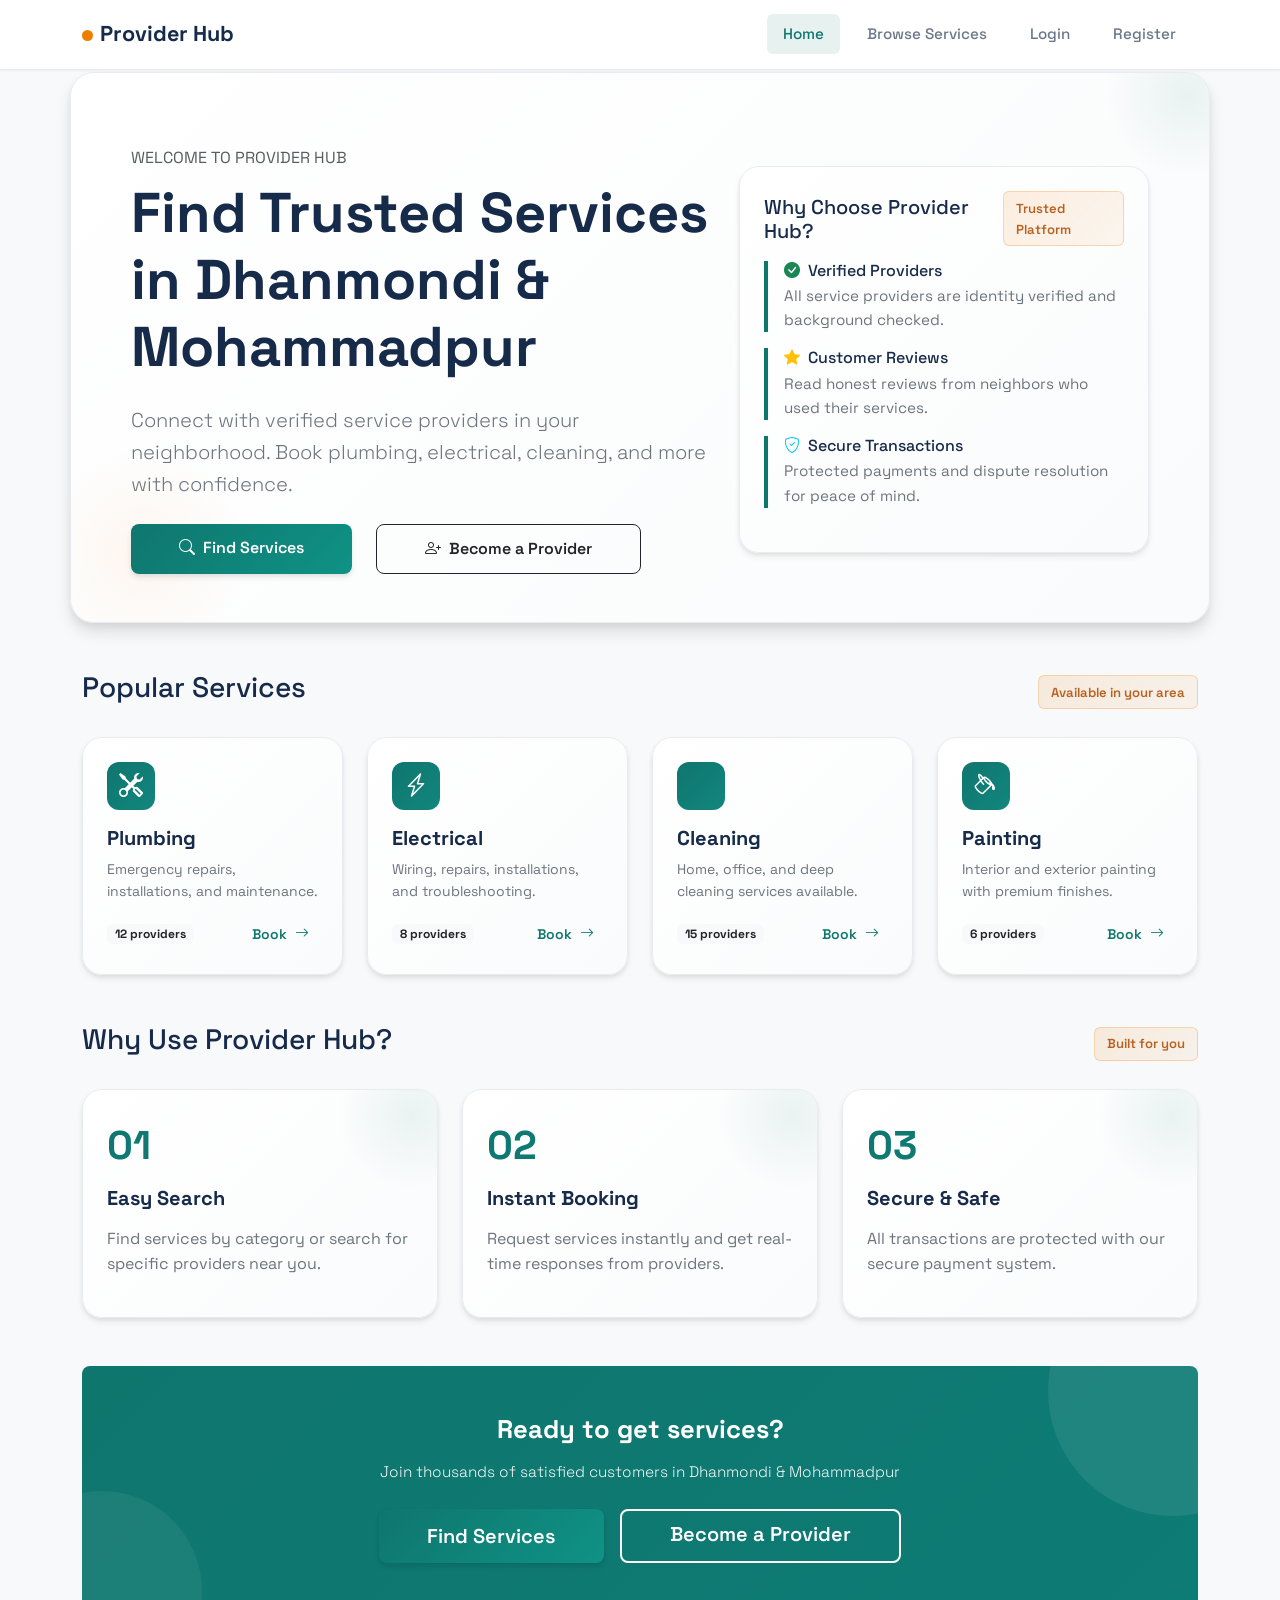
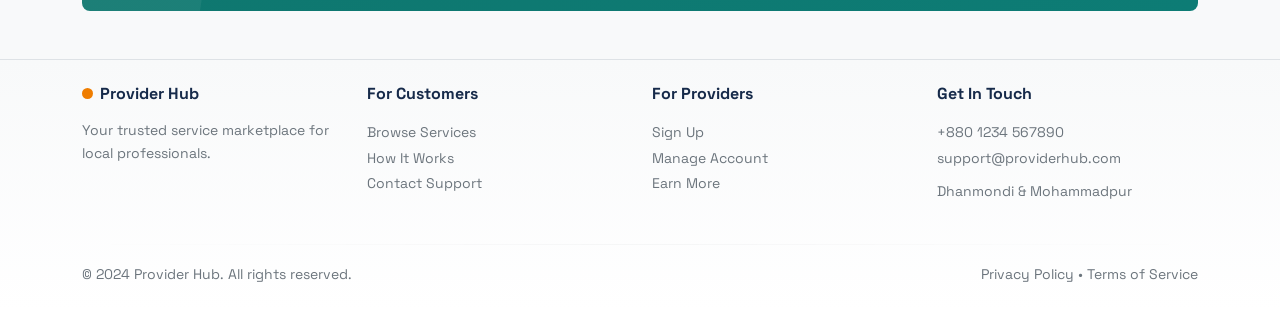
<file: frontend/index.html>
<!doctype html>
<html lang="en">
  <head>
    <meta charset="UTF-8" />
    <meta name="viewport" content="width=device-width, initial-scale=1.0" />
    <title>Provider Hub | Find Trusted Services</title>
    <link href="https://cdn.jsdelivr.net/npm/bootstrap@5.3.3/dist/css/bootstrap.min.css" rel="stylesheet" />
    <link rel="stylesheet" href="https://cdn.jsdelivr.net/npm/bootstrap-icons@1.11.3/font/bootstrap-icons.css" />
    <link rel="stylesheet" href="assets/css/styles.css" />
  </head>
  <body>
    <!-- Navigation Bar -->
    <nav class="navbar navbar-expand-lg fixed-top">
      <div class="container">
        <a class="navbar-brand fw-bold" href="index.html"><span class="brand-dot"></span>Provider Hub</a>
        <button class="navbar-toggler" type="button" data-bs-toggle="collapse" data-bs-target="#navMain">
          <span class="navbar-toggler-icon"></span>
        </button>
        <div id="navMain" class="collapse navbar-collapse">
          <ul class="navbar-nav ms-auto">
            <li class="nav-item"><a class="nav-link active" href="index.html">Home</a></li>
            <li class="nav-item"><a class="nav-link" href="providers.html">Browse Services</a></li>
            <li class="nav-item"><a class="nav-link" href="login.html">Login</a></li>
            <li class="nav-item"><a class="nav-link" href="register.html">Register</a></li>
            <li class="nav-item"><a class="nav-link" href="dashboard.html" id="dashboardLink" style="display:none;">Dashboard</a></li>
          </ul>
        </div>
      </div>
    </nav>

    <!-- Hero Section -->
    <header class="hero">
      <div class="container">
        <div class="row g-4 align-items-center hero-card p-4 p-lg-5">
          <div class="col-lg-7 fade-up">
            <p class="text-uppercase text-muted mb-2">Welcome to Provider Hub</p>
            <h1 class="display-4 fw-bold mb-4">Find Trusted Services in Dhanmondi & Mohammadpur</h1>
            <p class="lead text-secondary mb-4">
              Connect with verified service providers in your neighborhood. Book plumbing, electrical, cleaning, and more with confidence.
            </p>
            <div class="hero-actions">
              <a class="btn btn-brand btn-lg px-5" href="pages/customer.html">
                <i class="bi bi-search me-2"></i>Find Services
              </a>
              <a class="btn btn-outline-dark btn-lg px-5 ms-2" href="pages/provider.html">
                <i class="bi bi-person-plus me-2"></i>Become a Provider
              </a>
            </div>
          </div>
          <div class="col-lg-5 fade-up delay-1">
            <div class="block">
              <div class="section-head">
                <h5 class="mb-0">Why Choose Provider Hub?</h5>
                <span class="soft-chip">Trusted Platform</span>
              </div>
              <div class="hero-stat mb-3">
                <h6 class="mb-1"><i class="bi bi-check-circle-fill text-success me-2"></i>Verified Providers</h6>
                <p class="mb-0 text-secondary">All service providers are identity verified and background checked.</p>
              </div>
              <div class="hero-stat mb-3">
                <h6 class="mb-1"><i class="bi bi-star-fill text-warning me-2"></i>Customer Reviews</h6>
                <p class="mb-0 text-secondary">Read honest reviews from neighbors who used their services.</p>
              </div>
              <div class="hero-stat">
                <h6 class="mb-1"><i class="bi bi-shield-check text-info me-2"></i>Secure Transactions</h6>
                <p class="mb-0 text-secondary">Protected payments and dispute resolution for peace of mind.</p>
              </div>
            </div>
          </div>
        </div>
      </div>
    </header>

    <main class="container pb-5">
      <!-- Popular Services Section -->
      <section class="mb-5 fade-up delay-2">
        <div class="section-head mb-4">
          <h2 class="section-title mb-2">Popular Services</h2>
          <span class="soft-chip">Available in your area</span>
        </div>
        <div class="row g-4">
          <div class="col-md-6 col-lg-3">
            <div class="service-card p-4 h-100 fade-up">
              <div class="service-icon mb-3">
                <i class="bi bi-tools"></i>
              </div>
              <h5 class="fw-bold mb-2">Plumbing</h5>
              <p class="text-secondary small mb-3">Emergency repairs, installations, and maintenance.</p>
              <div class="d-flex justify-content-between align-items-center">
                <span class="badge bg-light text-dark">12 providers</span>
                <a href="pages/customer.html" class="btn btn-sm btn-link">Book <i class="bi bi-arrow-right ms-1"></i></a>
              </div>
            </div>
          </div>

          <div class="col-md-6 col-lg-3">
            <div class="service-card p-4 h-100 fade-up delay-1">
              <div class="service-icon mb-3">
                <i class="bi bi-lightning-charge"></i>
              </div>
              <h5 class="fw-bold mb-2">Electrical</h5>
              <p class="text-secondary small mb-3">Wiring, repairs, installations, and troubleshooting.</p>
              <div class="d-flex justify-content-between align-items-center">
                <span class="badge bg-light text-dark">8 providers</span>
                <a href="pages/customer.html" class="btn btn-sm btn-link">Book <i class="bi bi-arrow-right ms-1"></i></a>
              </div>
            </div>
          </div>

          <div class="col-md-6 col-lg-3">
            <div class="service-card p-4 h-100 fade-up delay-2">
              <div class="service-icon mb-3">
                <i class="bi bi-broom"></i>
              </div>
              <h5 class="fw-bold mb-2">Cleaning</h5>
              <p class="text-secondary small mb-3">Home, office, and deep cleaning services available.</p>
              <div class="d-flex justify-content-between align-items-center">
                <span class="badge bg-light text-dark">15 providers</span>
                <a href="pages/customer.html" class="btn btn-sm btn-link">Book <i class="bi bi-arrow-right ms-1"></i></a>
              </div>
            </div>
          </div>

          <div class="col-md-6 col-lg-3">
            <div class="service-card p-4 h-100 fade-up delay-3">
              <div class="service-icon mb-3">
                <i class="bi bi-paint-bucket"></i>
              </div>
              <h5 class="fw-bold mb-2">Painting</h5>
              <p class="text-secondary small mb-3">Interior and exterior painting with premium finishes.</p>
              <div class="d-flex justify-content-between align-items-center">
                <span class="badge bg-light text-dark">6 providers</span>
                <a href="pages/customer.html" class="btn btn-sm btn-link">Book <i class="bi bi-arrow-right ms-1"></i></a>
              </div>
            </div>
          </div>
        </div>
      </section>

      <!-- Features Section -->
      <section class="mb-5 fade-up delay-3">
        <div class="section-head mb-4">
          <h2 class="section-title mb-2">Why Use Provider Hub?</h2>
          <span class="soft-chip">Built for you</span>
        </div>
        <div class="row g-4">
          <div class="col-md-4">
            <div class="feature-card p-4 h-100">
              <div class="feature-number">01</div>
              <h5 class="fw-bold mb-3">Easy Search</h5>
              <p class="text-secondary">Find services by category or search for specific providers near you.</p>
            </div>
          </div>
          <div class="col-md-4">
            <div class="feature-card p-4 h-100">
              <div class="feature-number">02</div>
              <h5 class="fw-bold mb-3">Instant Booking</h5>
              <p class="text-secondary">Request services instantly and get real-time responses from providers.</p>
            </div>
          </div>
          <div class="col-md-4">
            <div class="feature-card p-4 h-100">
              <div class="feature-number">03</div>
              <h5 class="fw-bold mb-3">Secure & Safe</h5>
              <p class="text-secondary">All transactions are protected with our secure payment system.</p>
            </div>
          </div>
        </div>
      </section>

      <!-- Call to Action Section -->
      <section class="cta-section fade-up delay-4 py-5 px-4 rounded-3 text-center">
        <h3 class="fw-bold mb-3">Ready to get services?</h3>
        <p class="lead mb-4">Join thousands of satisfied customers in Dhanmondi & Mohammadpur</p>
        <div class="d-flex gap-3 justify-content-center flex-wrap">
          <a class="btn btn-brand btn-lg px-5" href="pages/customer.html">Find Services</a>
          <a class="btn btn-outline-dark btn-lg px-5" href="pages/provider.html">Become a Provider</a>
        </div>
      </section>
    </main>

    <!-- Footer -->
    <footer class="py-4 border-top">
      <div class="container">
        <div class="row mb-4">
          <div class="col-md-3 mb-3 mb-md-0">
            <h6 class="fw-bold mb-3"><span class="brand-dot"></span>Provider Hub</h6>
            <p class="text-secondary small">Your trusted service marketplace for local professionals.</p>
          </div>
          <div class="col-md-3 mb-3 mb-md-0">
            <h6 class="fw-bold mb-3">For Customers</h6>
            <ul class="list-unstyled">
              <li><a href="pages/customer.html" class="text-secondary text-decoration-none small">Browse Services</a></li>
              <li><a href="pages/customer.html" class="text-secondary text-decoration-none small">How It Works</a></li>
              <li><a href="#" class="text-secondary text-decoration-none small">Contact Support</a></li>
            </ul>
          </div>
          <div class="col-md-3 mb-3 mb-md-0">
            <h6 class="fw-bold mb-3">For Providers</h6>
            <ul class="list-unstyled">
              <li><a href="pages/provider.html" class="text-secondary text-decoration-none small">Sign Up</a></li>
              <li><a href="pages/provider.html" class="text-secondary text-decoration-none small">Manage Account</a></li>
              <li><a href="#" class="text-secondary text-decoration-none small">Earn More</a></li>
            </ul>
          </div>
          <div class="col-md-3">
            <h6 class="fw-bold mb-3">Get In Touch</h6>
            <ul class="list-unstyled">
              <li><a href="tel:+8801234567890" class="text-secondary text-decoration-none small">+880 1234 567890</a></li>
              <li><a href="mailto:support@providerhub.com" class="text-secondary text-decoration-none small">support@providerhub.com</a></li>
              <li class="mt-2"><small class="text-secondary">Dhanmondi & Mohammadpur</small></li>
            </ul>
          </div>
        </div>
        <hr class="subtle-divider" />
        <div class="row">
          <div class="col-md-6">
            <small class="text-secondary">&copy; 2024 Provider Hub. All rights reserved.</small>
          </div>
          <div class="col-md-6 text-md-end">
            <small class="text-secondary">
              <a href="#" class="text-secondary text-decoration-none">Privacy Policy</a> &bull;
              <a href="#" class="text-secondary text-decoration-none">Terms of Service</a>
            </small>
          </div>
        </div>
      </div>
    </footer>

    <script src="https://cdn.jsdelivr.net/npm/bootstrap@5.3.3/dist/js/bootstrap.bundle.min.js"></script>
    <script src="assets/js/app.js"></script>

  </body>
</html>
</file>
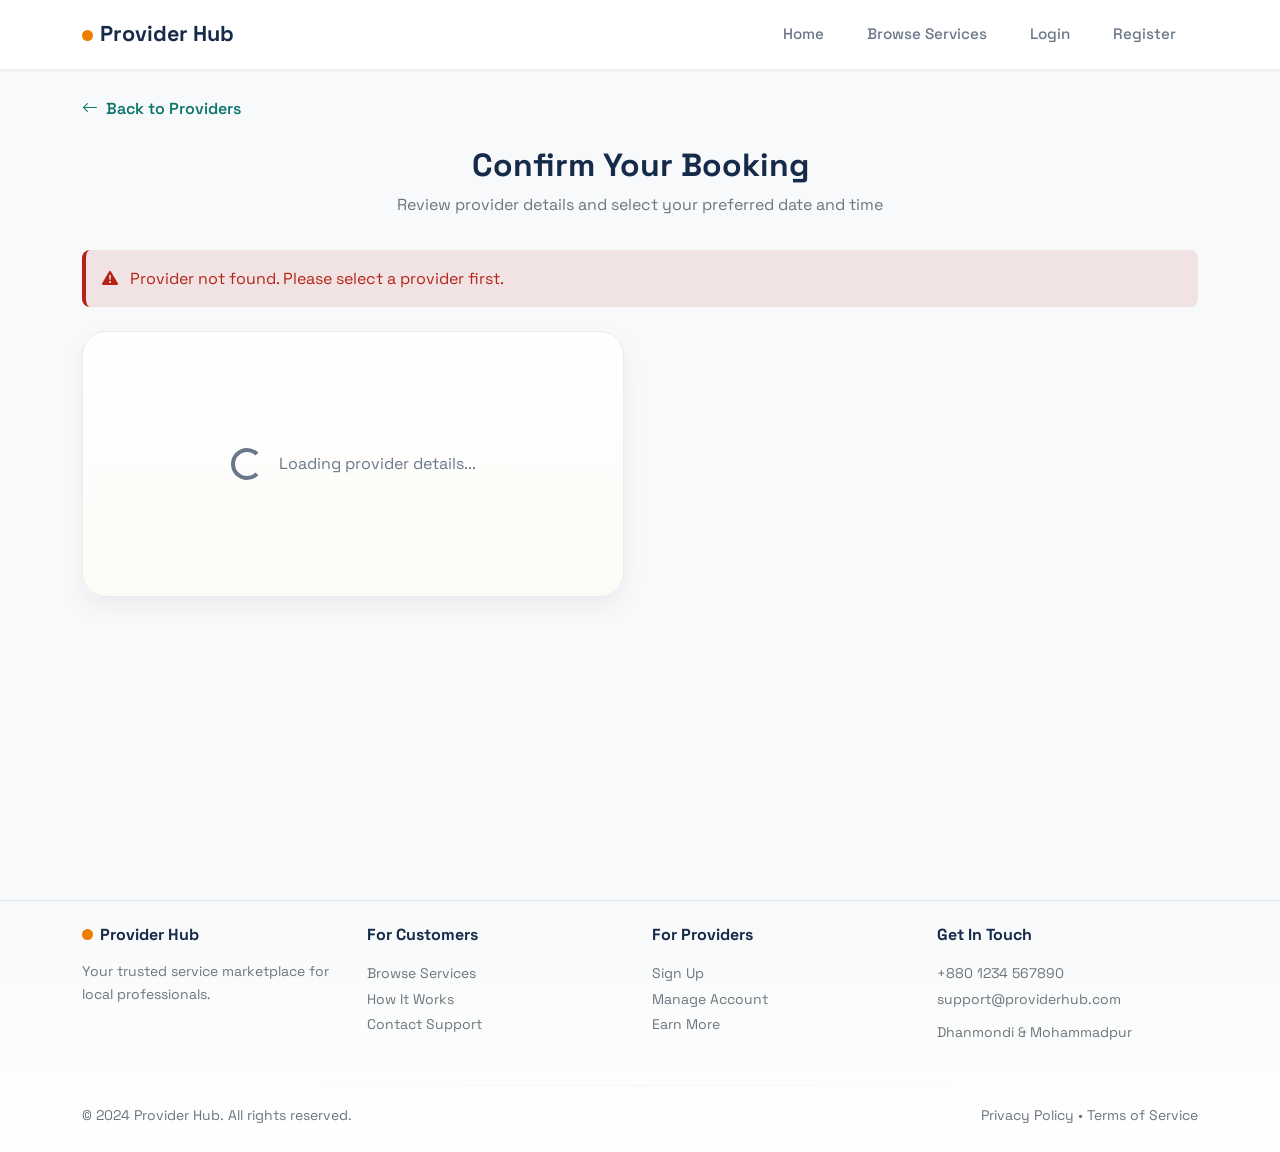
<file: frontend/booking.html>
<!doctype html>
<html lang="en">
  <head>
    <meta charset="UTF-8" />
    <meta name="viewport" content="width=device-width, initial-scale=1.0" />
    <title>Book Service | Provider Hub</title>
    <link href="https://cdn.jsdelivr.net/npm/bootstrap@5.3.3/dist/css/bootstrap.min.css" rel="stylesheet" />
    <link rel="stylesheet" href="https://cdn.jsdelivr.net/npm/bootstrap-icons@1.11.3/font/bootstrap-icons.css" />
    <link rel="stylesheet" href="assets/css/styles.css" />
    <style>
      .booking-container {
        min-height: 100vh;
        padding-top: 6rem;
        padding-bottom: 2rem;
      }

      .booking-header {
        text-align: center;
        margin-bottom: 2rem;
      }

      .booking-header h1 {
        font-size: clamp(1.5rem, 2.5vw, 2rem);
        font-weight: 700;
        margin-bottom: 0.5rem;
      }

      .booking-content {
        display: grid;
        grid-template-columns: 1fr 1fr;
        gap: 2rem;
        margin-bottom: 2rem;
      }

      @media (max-width: 768px) {
        .booking-content {
          grid-template-columns: 1fr;
        }
      }

      .provider-details {
        background: linear-gradient(180deg, #ffffff, #fcfbf7);
        border: 1px solid var(--line);
        border-radius: 1.5rem;
        padding: 2rem;
        box-shadow: 0 10px 24px rgba(20, 20, 20, 0.055);
      }

      .provider-header-large {
        background: linear-gradient(135deg, var(--brand), #12867e);
        color: #fff;
        padding: 2rem;
        border-radius: 1rem;
        text-align: center;
        margin-bottom: 1.5rem;
      }

      .provider-avatar-large {
        width: 4rem;
        height: 4rem;
        border-radius: 50%;
        background: rgba(255, 255, 255, 0.2);
        display: flex;
        align-items: center;
        justify-content: center;
        font-size: 2rem;
        margin: 0 auto 1rem;
      }

      .provider-name-large {
        font-size: 1.5rem;
        font-weight: 700;
        margin-bottom: 0.25rem;
      }

      .provider-service-large {
        font-size: 1rem;
        opacity: 0.9;
        margin-bottom: 0.5rem;
      }

      .provider-meta {
        display: grid;
        grid-template-columns: 1fr 1fr;
        gap: 1rem;
        margin-top: 1rem;
      }

      .meta-item {
        background: rgba(255, 255, 255, 0.15);
        padding: 0.75rem;
        border-radius: 0.5rem;
        text-align: center;
        font-size: 0.85rem;
      }

      .meta-value {
        display: block;
        font-weight: 700;
        font-size: 1.1rem;
      }

      .provider-info-section {
        margin-top: 1.5rem;
      }

      .info-label {
        font-weight: 600;
        color: var(--ink);
        font-size: 0.9rem;
        margin-bottom: 0.5rem;
      }

      .info-value {
        color: var(--muted);
        font-size: 0.95rem;
        line-height: 1.6;
        margin-bottom: 1rem;
      }

      .booking-form {
        background: linear-gradient(180deg, #ffffff, #fcfbf7);
        border: 1px solid var(--line);
        border-radius: 1.5rem;
        padding: 2rem;
        box-shadow: 0 10px 24px rgba(20, 20, 20, 0.055);
        display: flex;
        flex-direction: column;
      }

      .form-section-title {
        font-size: 1.2rem;
        font-weight: 700;
        color: var(--ink);
        margin-bottom: 1.5rem;
      }

      .form-group {
        margin-bottom: 1.5rem;
      }

      .form-label {
        font-weight: 600;
        color: var(--ink);
        margin-bottom: 0.5rem;
        font-size: 0.95rem;
      }

      .form-control,
      .form-select {
        border: 1.5px solid #d9d0bd;
        background-color: #fffefa;
        border-radius: 0.65rem;
        padding: 0.75rem 0.85rem;
        font-size: 0.95rem;
        transition: all 0.3s ease;
      }

      .form-control:focus,
      .form-select:focus {
        border-color: var(--brand);
        box-shadow: 0 0 0 0.2rem rgba(15, 118, 110, 0.15);
        background-color: #fffefa;
      }

      .form-text {
        font-size: 0.8rem;
        color: #666;
        margin-top: 0.3rem;
      }

      .price-summary {
        background: rgba(15, 118, 110, 0.08);
        border-left: 4px solid var(--brand);
        padding: 1.25rem;
        border-radius: 0.5rem;
        margin-bottom: 1.5rem;
      }

      .price-row {
        display: flex;
        justify-content: space-between;
        align-items: center;
        margin-bottom: 0.75rem;
        font-size: 0.95rem;
      }

      .price-row:last-child {
        margin-bottom: 0;
        padding-top: 0.75rem;
        border-top: 1px solid rgba(15, 118, 110, 0.2);
        font-weight: 700;
        font-size: 1.1rem;
        color: var(--brand);
      }

      .btn-confirm {
        background: linear-gradient(135deg, var(--brand), #12867e);
        color: #fff;
        border: none;
        padding: 0.85rem 1.5rem;
        font-weight: 600;
        border-radius: 0.65rem;
        width: 100%;
        transition: all 0.3s ease;
        box-shadow: 0 8px 18px rgba(15, 118, 110, 0.24);
        font-size: 1rem;
        margin-top: auto;
      }

      .btn-confirm:hover {
        background: linear-gradient(135deg, var(--brand-dark), var(--brand));
        color: #fff;
        transform: translateY(-2px);
        box-shadow: 0 12px 24px rgba(15, 118, 110, 0.3);
      }

      .btn-confirm:disabled {
        opacity: 0.6;
        cursor: not-allowed;
        transform: none;
      }

      .loading-spinner {
        display: none;
        width: 1rem;
        height: 1rem;
        margin-right: 0.5rem;
      }

      .error-message {
        background: rgba(180, 35, 24, 0.1);
        border-left: 4px solid var(--danger);
        color: var(--danger);
        padding: 1rem;
        border-radius: 0.5rem;
        margin-bottom: 1.5rem;
        display: none;
      }

      .success-message {
        background: rgba(31, 157, 85, 0.1);
        border-left: 4px solid var(--ok);
        color: var(--ok);
        padding: 1rem;
        border-radius: 0.5rem;
        margin-bottom: 1.5rem;
        display: none;
      }

      .loading-state {
        display: flex;
        align-items: center;
        justify-content: center;
        min-height: 200px;
        color: var(--muted);
      }

      .back-link {
        display: inline-flex;
        align-items: center;
        gap: 0.5rem;
        color: var(--brand);
        text-decoration: none;
        font-weight: 600;
        margin-bottom: 1.5rem;
        transition: all 0.2s ease;
      }

      .back-link:hover {
        color: var(--brand-dark);
        transform: translateX(-4px);
      }
    </style>
  </head>
  <body>
    <!-- Navigation Bar -->
    <nav class="navbar navbar-expand-lg fixed-top">
      <div class="container">
        <a class="navbar-brand fw-bold" href="index.html"><span class="brand-dot"></span>Provider Hub</a>
        <button class="navbar-toggler" type="button" data-bs-toggle="collapse" data-bs-target="#navMain">
          <span class="navbar-toggler-icon"></span>
        </button>
        <div id="navMain" class="collapse navbar-collapse">
          <ul class="navbar-nav ms-auto">
            <li class="nav-item"><a class="nav-link" href="index.html">Home</a></li>
            <li class="nav-item"><a class="nav-link" href="providers.html">Browse Services</a></li>
            <li class="nav-item"><a class="nav-link" href="dashboard.html" id="dashboardLink" style="display:none;">Dashboard</a></li>
            <li class="nav-item"><a class="nav-link" href="login.html" id="loginLink">Login</a></li>
            <li class="nav-item"><a class="nav-link" href="register.html" id="registerLink">Register</a></li>
          </ul>
        </div>
      </div>
    </nav>

    <!-- Booking Container -->
    <div class="booking-container">
      <div class="container">
        <!-- Back Link -->
        <a href="providers.html" class="back-link">
          <i class="bi bi-arrow-left"></i>Back to Providers
        </a>

        <!-- Header -->
        <div class="booking-header">
          <h1>Confirm Your Booking</h1>
          <p class="text-secondary">Review provider details and select your preferred date and time</p>
        </div>

        <!-- Error Message -->
        <div class="error-message" id="errorMessage">
          <i class="bi bi-exclamation-triangle-fill me-2"></i>
          <span id="errorText"></span>
        </div>

        <!-- Success Message -->
        <div class="success-message" id="successMessage">
          <i class="bi bi-check-circle-fill me-2"></i>
          <span id="successText">Booking confirmed! Redirecting...</span>
        </div>

        <!-- Booking Content -->
        <div class="booking-content">
          <!-- Provider Details -->
          <div class="provider-details">
            <div id="providerContent">
              <div class="loading-state">
                <div class="spinner-border text-brand" role="status">
                  <span class="visually-hidden">Loading...</span>
                </div>
                <span class="ms-3">Loading provider details...</span>
              </div>
            </div>
          </div>

          <!-- Booking Form -->
          <form id="bookingForm" class="booking-form" style="display: none;">
            <h3 class="form-section-title">Schedule Your Service</h3>

            <!-- Date Selection -->
            <div class="form-group">
              <label for="bookingDate" class="form-label">
                <i class="bi bi-calendar-event me-2"></i>Preferred Date
              </label>
              <input
                type="date"
                class="form-control"
                id="bookingDate"
                name="bookingDate"
                required
              />
              <small class="form-text">Select a date for the service</small>
            </div>

            <!-- Time Selection -->
            <div class="form-group">
              <label for="bookingTime" class="form-label">
                <i class="bi bi-clock me-2"></i>Preferred Time
              </label>
              <select class="form-select" id="bookingTime" name="bookingTime" required>
                <option value="">Select a time slot</option>
                <option value="08:00">08:00 AM</option>
                <option value="09:00">09:00 AM</option>
                <option value="10:00">10:00 AM</option>
                <option value="11:00">11:00 AM</option>
                <option value="12:00">12:00 PM</option>
                <option value="14:00">02:00 PM</option>
                <option value="15:00">03:00 PM</option>
                <option value="16:00">04:00 PM</option>
                <option value="17:00">05:00 PM</option>
              </select>
              <small class="form-text">Available time slots</small>
            </div>

            <!-- Service Notes -->
            <div class="form-group">
              <label for="serviceNotes" class="form-label">
                <i class="bi bi-chat-left-text me-2"></i>Service Details (Optional)
              </label>
              <textarea
                class="form-control"
                id="serviceNotes"
                name="serviceNotes"
                rows="3"
                placeholder="Describe the service you need, any special requests, or access instructions..."
              ></textarea>
              <small class="form-text">This helps the provider prepare better</small>
            </div>

            <!-- Price Summary -->
            <div class="price-summary">
              <div class="price-row">
                <span>Service Rate</span>
                <span id="serviceRate">৳500</span>
              </div>
              <div class="price-row">
                <span>Estimated Duration</span>
                <span id="estimatedHours">1 hour</span>
              </div>
              <div class="price-row">
                <span>Platform Fee</span>
                <span id="platformFee">৳50</span>
              </div>
              <div class="price-row">
                <span>Total Estimated Cost</span>
                <span id="totalCost">৳550</span>
              </div>
            </div>

            <!-- Confirmation Checkbox -->
            <div class="form-check mb-3">
              <input
                class="form-check-input"
                type="checkbox"
                id="agreeTerms"
                name="agreeTerms"
                required
              />
              <label class="form-check-label" for="agreeTerms">
                I understand the pricing and confirm this booking
              </label>
            </div>

            <!-- Submit Button -->
            <button type="submit" class="btn-confirm">
              <span class="spinner-border spinner-border-sm loading-spinner" id="formSpinner" role="status" aria-hidden="true"></span>
              <i class="bi bi-check-circle me-2"></i>Confirm Booking
            </button>
          </form>
        </div>
      </div>
    </div>

    <!-- Footer -->
    <footer class="py-4 border-top">
      <div class="container">
        <div class="row mb-4">
          <div class="col-md-3 mb-3 mb-md-0">
            <h6 class="fw-bold mb-3"><span class="brand-dot"></span>Provider Hub</h6>
            <p class="text-secondary small">Your trusted service marketplace for local professionals.</p>
          </div>
          <div class="col-md-3 mb-3 mb-md-0">
            <h6 class="fw-bold mb-3">For Customers</h6>
            <ul class="list-unstyled">
              <li><a href="providers.html" class="text-secondary text-decoration-none small">Browse Services</a></li>
              <li><a href="#" class="text-secondary text-decoration-none small">How It Works</a></li>
              <li><a href="#" class="text-secondary text-decoration-none small">Contact Support</a></li>
            </ul>
          </div>
          <div class="col-md-3 mb-3 mb-md-0">
            <h6 class="fw-bold mb-3">For Providers</h6>
            <ul class="list-unstyled">
              <li><a href="register.html" class="text-secondary text-decoration-none small">Sign Up</a></li>
              <li><a href="#" class="text-secondary text-decoration-none small">Manage Account</a></li>
              <li><a href="#" class="text-secondary text-decoration-none small">Earn More</a></li>
            </ul>
          </div>
          <div class="col-md-3">
            <h6 class="fw-bold mb-3">Get In Touch</h6>
            <ul class="list-unstyled">
              <li><a href="tel:+8801234567890" class="text-secondary text-decoration-none small">+880 1234 567890</a></li>
              <li><a href="mailto:support@providerhub.com" class="text-secondary text-decoration-none small">support@providerhub.com</a></li>
              <li class="mt-2"><small class="text-secondary">Dhanmondi & Mohammadpur</small></li>
            </ul>
          </div>
        </div>
        <hr class="subtle-divider" />
        <div class="row">
          <div class="col-md-6">
            <small class="text-secondary">&copy; 2024 Provider Hub. All rights reserved.</small>
          </div>
          <div class="col-md-6 text-md-end">
            <small class="text-secondary">
              <a href="#" class="text-secondary text-decoration-none">Privacy Policy</a> &bull;
              <a href="#" class="text-secondary text-decoration-none">Terms of Service</a>
            </small>
          </div>
        </div>
      </div>
    </footer>

    <script src="https://cdn.jsdelivr.net/npm/bootstrap@5.3.3/dist/js/bootstrap.bundle.min.js"></script>
    <script src="assets/js/app.js"></script>
    <script>
      const API_BASE_URL = 'http://localhost:8080';

      // Get elements
      const providerContent = document.getElementById('providerContent');
      const bookingForm = document.getElementById('bookingForm');
      const bookingDateInput = document.getElementById('bookingDate');
      const bookingTimeInput = document.getElementById('bookingTime');
      const serviceNotesInput = document.getElementById('serviceNotes');
      const errorMessage = document.getElementById('errorMessage');
      const errorText = document.getElementById('errorText');
      const successMessage = document.getElementById('successMessage');
      const agreeTermsCheckbox = document.getElementById('agreeTerms');
      const formSpinner = document.getElementById('formSpinner');

      // Set minimum date to today
      const today = new Date().toISOString().split('T')[0];
      bookingDateInput.setAttribute('min', today);

      // Get provider ID from URL
      function getProviderIdFromURL() {
        const params = new URLSearchParams(window.location.search);
        return params.get('provider');
      }

      // Show error
      function showError(message) {
        errorText.textContent = message;
        errorMessage.style.display = 'block';
        window.scrollTo(0, 0);
      }

      // Hide error
      function hideError() {
        errorMessage.style.display = 'none';
      }

      // Fetch provider details
      async function fetchProviderDetails(providerId) {
        try {
          const response = await fetch(`${API_BASE_URL}/providers/${providerId}`, {
            method: 'GET',
            headers: {
              'Content-Type': 'application/json',
            }
          });

          if (!response.ok) {
            throw new Error(`HTTP error! status: ${response.status}`);
          }

          const provider = await response.json();
          return provider;
        } catch (error) {
          console.error('Error fetching provider:', error);
          throw error;
        }
      }

      // Render provider details
      function renderProviderDetails(provider) {
        const serviceIcon = getServiceIcon(provider.service);

        providerContent.innerHTML = `
          <div class="provider-header-large">
            <div class="provider-avatar-large">${serviceIcon}</div>
            <div class="provider-name-large">${escapeHtml(provider.name)}</div>
            <div class="provider-service-large">${escapeHtml(provider.service)}</div>
            <div class="provider-meta">
              <div class="meta-item">
                <div class="meta-value">★${(provider.rating || 0).toFixed(1)}</div>
                <div>(${provider.reviews || 0})</div>
              </div>
              <div class="meta-item">
                <div class="meta-value">${escapeHtml(provider.price || '৳500/hr')}</div>
                <div>Starting Price</div>
              </div>
            </div>
          </div>

          <div class="provider-info-section">
            <div class="info-label"><i class="bi bi-geo-alt me-2"></i>Location</div>
            <div class="info-value" id="providerLocation">${escapeHtml(provider.location || 'Dhanmondi')}</div>
          </div>

          <div class="provider-info-section">
            <div class="info-label"><i class="bi bi-chat-left-text me-2"></i>About</div>
            <div class="info-value">${escapeHtml(provider.description || 'Professional service provider')}</div>
          </div>
        `;

        // Update price summary
        const priceStr = provider.price?.replace(/[^0-9]/g, '') || '500';
        const priceNum = parseInt(priceStr);
        const platformFee = Math.ceil(priceNum * 0.1); // 10% platform fee
        const totalCost = priceNum + platformFee;

        document.getElementById('serviceRate').textContent = `৳${priceNum}`;
        document.getElementById('platformFee').textContent = `৳${platformFee}`;
        document.getElementById('totalCost').textContent = `৳${totalCost}`;

        // Store provider ID for booking submission
        window.currentProviderId = provider.id;
      }

      // Service icon mapping
      function getServiceIcon(service) {
        const icons = {
          'plumbing': '🔧',
          'electrical': '⚡',
          'cleaning': '🧹',
          'painting': '🎨',
          'carpentry': '🔨',
          'hvac': '❄️',
          'landscaping': '🌿'
        };
        return icons[service?.toLowerCase()] || '⭐';
      }

      // Escape HTML
      function escapeHtml(text) {
        if (!text) return '';
        const map = {
          '&': '&amp;',
          '<': '&lt;',
          '>': '&gt;',
          '"': '&quot;',
          "'": '&#039;'
        };
        return text.replace(/[&<>"']/g, m => map[m]);
      }

      // Submit booking
      async function submitBooking(event) {
        event.preventDefault();
        hideError();

        // Validate required fields
        if (!bookingDateInput.value || !bookingTimeInput.value || !agreeTermsCheckbox.checked) {
          showError('Please fill in all required fields and agree to the terms');
          return;
        }

        try {
          formSpinner.style.display = 'inline-block';

          // Get provider location (this would come from provider details)
          const providerLocation = document.getElementById('providerLocation')?.textContent || 'Dhanmondi';

          const bookingData = {
            provider_id: window.currentProviderId,
            date: bookingDateInput.value,
            time: bookingTimeInput.value,
            location: providerLocation,
            notes: serviceNotesInput.value || ''
          };

          try {
            const response = await fetch(`${API_BASE_URL}/book`, {
              method: 'POST',
              headers: {
                'Content-Type': 'application/json',
                'Authorization': `Bearer ${getJWTToken()}`,
              },
              body: JSON.stringify(bookingData),
            });

            const data = await response.json();

            if (response.ok) {
              successMessage.style.display = 'block';
              bookingForm.style.display = 'none';
              setTimeout(() => {
                window.location.href = 'dashboard.html';
              }, 2000);
            } else {
              showError(data.message || 'Failed to book service');
            }
          } catch (error) {
            showError('Network error: ' + error.message);
          }
        } catch (error) {
          console.error('Booking error:', error);
          showError('Network error: ' + error.message);
        } finally {
          formSpinner.style.display = 'none';
        }
      }

      // Initialize page
      async function initPage() {
        const providerId = getProviderIdFromURL();

        if (!providerId) {
          showError('Provider not found. Please select a provider first.');
          return;
        }

        try {
          const provider = await fetchProviderDetails(providerId);
          renderProviderDetails(provider);
          bookingForm.style.display = 'flex';
        } catch (error) {
          showError('Failed to load provider details. Please try again.');
          console.error(error);
        }
      }

      // Event listeners
      bookingForm.addEventListener('submit', submitBooking);

      // Initialize on page load
      window.addEventListener('load', initPage);
    </script>
  </body>
</html>
</file>
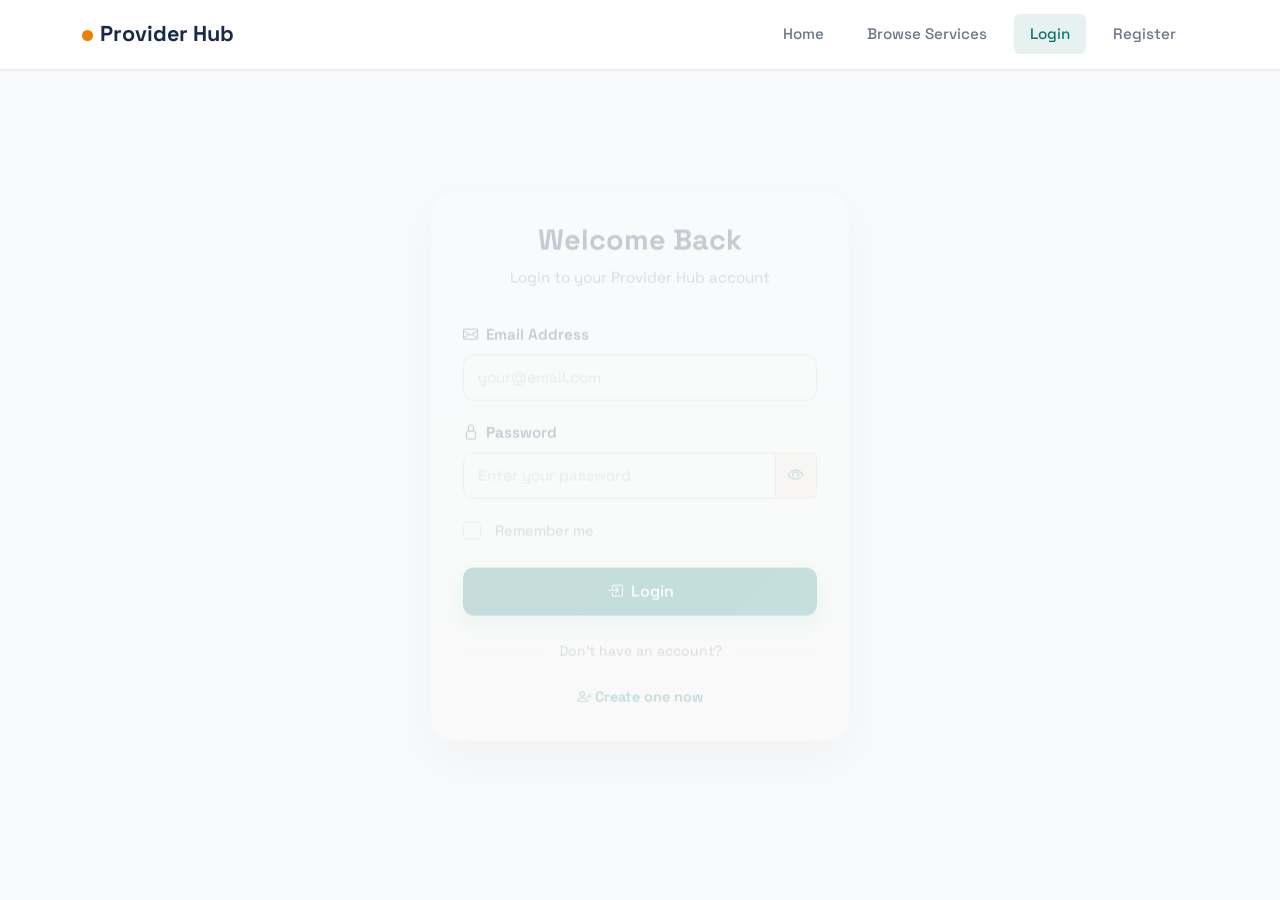
<file: frontend/dashboard.html>
<!doctype html>
<html lang="en">
  <head>
    <meta charset="UTF-8" />
    <meta name="viewport" content="width=device-width, initial-scale=1.0" />
    <title>Dashboard | Provider Hub</title>
    <link href="https://cdn.jsdelivr.net/npm/bootstrap@5.3.3/dist/css/bootstrap.min.css" rel="stylesheet" />
    <link rel="stylesheet" href="https://cdn.jsdelivr.net/npm/bootstrap-icons@1.11.3/font/bootstrap-icons.css" />
    <link rel="stylesheet" href="assets/css/styles.css" />
    <style>
      .dashboard-container {
        min-height: 100vh;
        padding-top: 6rem;
        padding-bottom: 2rem;
      }

      .dashboard-header {
        background: linear-gradient(135deg, var(--brand), #12867e);
        color: #fff;
        padding: 2rem;
        border-radius: 1rem;
        margin-bottom: 2rem;
        display: flex;
        justify-content: space-between;
        align-items: center;
        flex-wrap: wrap;
        gap: 1rem;
      }

      .dashboard-header h1 {
        margin-bottom: 0;
        font-size: clamp(1.5rem, 2.5vw, 2rem);
      }

      .dashboard-header p {
        margin-bottom: 0;
        opacity: 0.9;
        font-size: 0.95rem;
      }

      .user-info {
        display: flex;
        align-items: center;
        gap: 1rem;
      }

      .user-avatar {
        width: 2.5rem;
        height: 2.5rem;
        border-radius: 50%;
        background: rgba(255, 255, 255, 0.2);
        display: flex;
        align-items: center;
        justify-content: center;
        font-weight: 700;
      }

      .user-details small {
        display: block;
        opacity: 0.8;
      }

      .logout-btn {
        background: rgba(255, 255, 255, 0.2);
        border: 1px solid rgba(255, 255, 255, 0.3);
        color: #fff;
        padding: 0.5rem 1rem;
        border-radius: 0.5rem;
        text-decoration: none;
        transition: all 0.2s ease;
      }

      .logout-btn:hover {
        background: rgba(255, 255, 255, 0.3);
        color: #fff;
      }

      .section-title {
        font-size: 1.3rem;
        font-weight: 700;
        margin-bottom: 1.5rem;
        color: var(--ink);
      }

      .stats-grid {
        display: grid;
        grid-template-columns: repeat(auto-fit, minmax(200px, 1fr));
        gap: 1rem;
        margin-bottom: 2rem;
      }

      .stat-card {
        background: linear-gradient(180deg, #ffffff, #fbfaf7);
        border: 1px solid var(--line);
        border-radius: 1rem;
        padding: 1.5rem;
        text-align: center;
        box-shadow: 0 8px 18px rgba(20, 20, 20, 0.055);
      }

      .stat-icon {
        font-size: 2rem;
        margin-bottom: 0.5rem;
      }

      .stat-value {
        font-size: 1.8rem;
        font-weight: 700;
        color: var(--brand);
      }

      .stat-label {
        font-size: 0.85rem;
        color: var(--muted);
        margin-top: 0.25rem;
      }

      .booking-card {
        background: linear-gradient(180deg, #ffffff, #fcfbf7);
        border: 1px solid var(--line);
        border-radius: 1rem;
        padding: 1.5rem;
        margin-bottom: 1rem;
        box-shadow: 0 8px 18px rgba(20, 20, 20, 0.055);
        transition: all 0.3s ease;
      }

      .booking-card:hover {
        transform: translateY(-4px);
        box-shadow: 0 12px 28px rgba(20, 20, 20, 0.1);
      }

      .booking-header-row {
        display: grid;
        grid-template-columns: 1fr auto;
        gap: 1rem;
        align-items: start;
        margin-bottom: 1rem;
        padding-bottom: 1rem;
        border-bottom: 1px solid var(--line);
      }

      .booking-title {
        display: flex;
        align-items: center;
        gap: 0.75rem;
        font-weight: 700;
        font-size: 1.1rem;
      }

      .booking-icon {
        width: 2.5rem;
        height: 2.5rem;
        border-radius: 0.5rem;
        background: linear-gradient(135deg, var(--brand), #12867e);
        color: #fff;
        display: flex;
        align-items: center;
        justify-content: center;
      }

      .booking-status {
        padding: 0.4rem 0.8rem;
        border-radius: 999px;
        font-size: 0.75rem;
        font-weight: 600;
      }

      .status-pending {
        background: rgba(255, 193, 7, 0.15);
        color: #ffc107;
      }

      .status-confirmed {
        background: rgba(31, 157, 85, 0.15);
        color: var(--ok);
      }

      .status-completed {
        background: rgba(0, 123, 255, 0.15);
        color: #007bff;
      }

      .status-rejected {
        background: rgba(180, 35, 24, 0.15);
        color: var(--danger);
      }

      .booking-detail {
        display: flex;
        align-items: center;
        gap: 0.5rem;
        font-size: 0.9rem;
        color: var(--muted);
        margin-bottom: 0.5rem;
      }

      .booking-actions {
        display: flex;
        gap: 0.75rem;
        margin-top: 1rem;
        flex-wrap: wrap;
      }

      .btn-accept {
        background: linear-gradient(135deg, var(--ok), #1a8a4a);
        color: #fff;
        border: none;
        padding: 0.6rem 1.2rem;
        border-radius: 0.5rem;
        font-size: 0.9rem;
        font-weight: 600;
        cursor: pointer;
        transition: all 0.2s ease;
        flex: 1;
        min-width: 120px;
      }

      .btn-accept:hover {
        transform: translateY(-2px);
        box-shadow: 0 6px 14px rgba(31, 157, 85, 0.3);
      }

      .btn-reject {
        background: linear-gradient(135deg, var(--danger), #a01e10);
        color: #fff;
        border: none;
        padding: 0.6rem 1.2rem;
        border-radius: 0.5rem;
        font-size: 0.9rem;
        font-weight: 600;
        cursor: pointer;
        transition: all 0.2s ease;
        flex: 1;
        min-width: 120px;
      }

      .btn-reject:hover {
        transform: translateY(-2px);
        box-shadow: 0 6px 14px rgba(180, 35, 24, 0.3);
      }

      .btn-view {
        background: transparent;
        border: 1px solid var(--brand);
        color: var(--brand);
        padding: 0.6rem 1.2rem;
        border-radius: 0.5rem;
        text-decoration: none;
        font-size: 0.9rem;
        font-weight: 600;
        transition: all 0.2s ease;
        display: inline-flex;
        align-items: center;
        gap: 0.5rem;
      }

      .btn-view:hover {
        background: rgba(15, 118, 110, 0.08);
        color: var(--brand);
      }

      .empty-state {
        text-align: center;
        padding: 3rem 1rem;
        color: var(--muted);
      }

      .empty-state i {
        font-size: 3rem;
        color: var(--line);
        margin-bottom: 1rem;
        display: block;
      }

      .empty-state h3 {
        color: var(--ink);
        margin-bottom: 0.5rem;
      }

      .loading-state {
        display: flex;
        align-items: center;
        justify-content: center;
        min-height: 200px;
        color: var(--muted);
      }

      .error-alert {
        background: rgba(180, 35, 24, 0.1);
        border-left: 4px solid var(--danger);
        color: var(--danger);
        padding: 1rem;
        border-radius: 0.5rem;
        margin-bottom: 1.5rem;
        display: none;
      }

      @media (max-width: 768px) {
        .dashboard-header {
          flex-direction: column;
          align-items: flex-start;
        }

        .booking-header-row {
          grid-template-columns: 1fr;
        }

        .booking-actions {
          flex-direction: column;
        }

        .btn-accept,
        .btn-reject {
          width: 100%;
        }
      }
    </style>
  </head>
  <body>
    <!-- Navigation Bar -->
    <nav class="navbar navbar-expand-lg fixed-top">
      <div class="container">
        <a class="navbar-brand fw-bold" href="index.html"><span class="brand-dot"></span>Provider Hub</a>
        <button class="navbar-toggler" type="button" data-bs-toggle="collapse" data-bs-target="#navMain">
          <span class="navbar-toggler-icon"></span>
        </button>
        <div id="navMain" class="collapse navbar-collapse">
          <ul class="navbar-nav ms-auto">
            <li class="nav-item"><a class="nav-link" href="index.html">Home</a></li>
            <li class="nav-item"><a class="nav-link" href="providers.html">Browse Services</a></li>
            <li class="nav-item"><a class="nav-link active" href="dashboard.html">Dashboard</a></li>
            <li class="nav-item"><a class="nav-link" href="#" id="logoutLink" onclick="logout(); return false;"><i class="bi bi-box-arrow-right me-1"></i>Logout</a></li>
          </ul>
        </div>
      </div>
    </nav>

    <!-- Dashboard Container -->
    <div class="dashboard-container">
      <div class="container">
        <!-- Dashboard Header -->
        <div class="dashboard-header">
          <div>
            <h1 id="dashboardTitle">Welcome!</h1>
            <p id="dashboardSubtitle">Manage your account and bookings</p>
          </div>
          <div class="user-info">
            <div class="user-avatar" id="userAvatar">U</div>
            <div class="user-details">
              <strong id="userName">User</strong>
              <small id="userRole">Role</small>
            </div>
            <a href="#" class="logout-btn" id="logoutBtn" onclick="logout(); return false;">
              <i class="bi bi-box-arrow-right me-1"></i>Logout
            </a>
          </div>
        </div>

        <!-- Error Alert -->
        <div class="error-alert" id="errorAlert">
          <i class="bi bi-exclamation-triangle-fill me-2"></i>
          <span id="errorText"></span>
        </div>

        <!-- Stats Grid -->
        <div class="stats-grid" id="statsGrid"></div>

        <!-- Customer View -->
        <div id="customerView" style="display: none;">
          <div class="section-title">
            <i class="bi bi-calendar-check me-2"></i>Your Bookings
          </div>
          <div id="customerBookings"></div>
        </div>

        <!-- Provider View -->
        <div id="providerView" style="display: none;">
          <div class="section-title">
            <i class="bi bi-inbox me-2"></i>Booking Requests
          </div>
          <div id="providerBookings"></div>
        </div>
      </div>
    </div>

    <!-- Footer -->
    <footer class="py-4 border-top">
      <div class="container">
        <div class="row mb-4">
          <div class="col-md-3 mb-3 mb-md-0">
            <h6 class="fw-bold mb-3"><span class="brand-dot"></span>Provider Hub</h6>
            <p class="text-secondary small">Your trusted service marketplace for local professionals.</p>
          </div>
          <div class="col-md-3 mb-3 mb-md-0">
            <h6 class="fw-bold mb-3">For Customers</h6>
            <ul class="list-unstyled">
              <li><a href="providers.html" class="text-secondary text-decoration-none small">Browse Services</a></li>
              <li><a href="#" class="text-secondary text-decoration-none small">How It Works</a></li>
              <li><a href="#" class="text-secondary text-decoration-none small">Contact Support</a></li>
            </ul>
          </div>
          <div class="col-md-3 mb-3 mb-md-0">
            <h6 class="fw-bold mb-3">For Providers</h6>
            <ul class="list-unstyled">
              <li><a href="register.html" class="text-secondary text-decoration-none small">Sign Up</a></li>
              <li><a href="#" class="text-secondary text-decoration-none small">Manage Account</a></li>
              <li><a href="#" class="text-secondary text-decoration-none small">Earn More</a></li>
            </ul>
          </div>
          <div class="col-md-3">
            <h6 class="fw-bold mb-3">Get In Touch</h6>
            <ul class="list-unstyled">
              <li><a href="tel:+8801234567890" class="text-secondary text-decoration-none small">+880 1234 567890</a></li>
              <li><a href="mailto:support@providerhub.com" class="text-secondary text-decoration-none small">support@providerhub.com</a></li>
              <li class="mt-2"><small class="text-secondary">Dhanmondi & Mohammadpur</small></li>
            </ul>
          </div>
        </div>
        <hr class="subtle-divider" />
        <div class="row">
          <div class="col-md-6">
            <small class="text-secondary">&copy; 2024 Provider Hub. All rights reserved.</small>
          </div>
          <div class="col-md-6 text-md-end">
            <small class="text-secondary">
              <a href="#" class="text-secondary text-decoration-none">Privacy Policy</a> &bull;
              <a href="#" class="text-secondary text-decoration-none">Terms of Service</a>
            </small>
          </div>
        </div>
      </div>
    </footer>

    <script src="https://cdn.jsdelivr.net/npm/bootstrap@5.3.3/dist/js/bootstrap.bundle.min.js"></script>
    <script src="assets/js/app.js"></script>
    <script>
      const API_BASE_URL = 'http://localhost:8080';

      // Check authentication
      window.addEventListener('load', () => {
        if (!isLoggedIn()) {
          window.location.href = 'login.html';
          return;
        }

        initDashboard();
      });

      // Initialize dashboard
      async function initDashboard() {
        const user = getUser();
        const token = getJWTToken();

        if (!user || !token) {
          window.location.href = 'login.html';
          return;
        }

        // Update user info in header
        document.getElementById('userName').textContent = user.name || 'User';
        document.getElementById('userRole').textContent = user.role ? user.role.toUpperCase() : 'USER';
        document.getElementById('userAvatar').textContent = (user.name || 'U')[0].toUpperCase();

        // Update dashboard title
        if (user.role === 'customer') {
          document.getElementById('dashboardTitle').textContent = `Welcome, ${user.name}!`;
          document.getElementById('dashboardSubtitle').textContent = 'Manage your service bookings';
          document.getElementById('customerView').style.display = 'block';
          await loadCustomerDashboard(token);
        } else if (user.role === 'provider') {
          document.getElementById('dashboardTitle').textContent = `Welcome, ${user.name}!`;
          document.getElementById('dashboardSubtitle').textContent = 'Manage your booking requests';
          document.getElementById('providerView').style.display = 'block';
          await loadProviderDashboard(token);
        }
      }

      // Load customer dashboard
      async function loadCustomerDashboard(token) {
        try {
          const response = await fetch(`${API_BASE_URL}/bookings`, {
            method: 'GET',
            headers: {
              'Authorization': `Bearer ${token}`,
              'Content-Type': 'application/json'
            }
          });

          if (!response.ok) throw new Error('Failed to fetch bookings');

          const bookings = await response.json();
          renderCustomerStats(bookings);
          renderCustomerBookings(bookings);
        } catch (error) {
          console.error('Error loading customer dashboard:', error);
          showError('Failed to load bookings. Please try again later.');
        }
      }

      // Load provider dashboard
      async function loadProviderDashboard(token) {
        try {
          const response = await fetch(`${API_BASE_URL}/booking-requests`, {
            method: 'GET',
            headers: {
              'Authorization': `Bearer ${token}`,
              'Content-Type': 'application/json'
            }
          });

          if (!response.ok) throw new Error('Failed to fetch booking requests');

          const requests = await response.json();
          renderProviderStats(requests);
          renderProviderBookings(requests, token);
        } catch (error) {
          console.error('Error loading provider dashboard:', error);
          showError('Failed to load booking requests. Please try again later.');
        }
      }

      // Render customer stats
      function renderCustomerStats(bookings) {
        const confirmed = bookings.filter(b => b.status === 'confirmed').length;
        const completed = bookings.filter(b => b.status === 'completed').length;
        const pending = bookings.filter(b => b.status === 'pending').length;

        const statsHtml = `
          <div class="stat-card">
            <div class="stat-icon">📅</div>
            <div class="stat-value">${bookings.length}</div>
            <div class="stat-label">Total Bookings</div>
          </div>
          <div class="stat-card">
            <div class="stat-icon">✓</div>
            <div class="stat-value">${confirmed}</div>
            <div class="stat-label">Confirmed</div>
          </div>
          <div class="stat-card">
            <div class="stat-icon">⏳</div>
            <div class="stat-value">${pending}</div>
            <div class="stat-label">Pending</div>
          </div>
          <div class="stat-card">
            <div class="stat-icon">✔</div>
            <div class="stat-value">${completed}</div>
            <div class="stat-label">Completed</div>
          </div>
        `;

        document.getElementById('statsGrid').innerHTML = statsHtml;
      }

      // Render provider stats
      function renderProviderStats(requests) {
        const pending = requests.filter(r => r.status === 'pending').length;
        const accepted = requests.filter(r => r.status === 'accepted').length;
        const rejected = requests.filter(r => r.status === 'rejected').length;

        const statsHtml = `
          <div class="stat-card">
            <div class="stat-icon">📬</div>
            <div class="stat-value">${requests.length}</div>
            <div class="stat-label">Total Requests</div>
          </div>
          <div class="stat-card">
            <div class="stat-icon">⏳</div>
            <div class="stat-value">${pending}</div>
            <div class="stat-label">Pending</div>
          </div>
          <div class="stat-card">
            <div class="stat-icon">✓</div>
            <div class="stat-value">${accepted}</div>
            <div class="stat-label">Accepted</div>
          </div>
          <div class="stat-card">
            <div class="stat-icon">✕</div>
            <div class="stat-value">${rejected}</div>
            <div class="stat-label">Rejected</div>
          </div>
        `;

        document.getElementById('statsGrid').innerHTML = statsHtml;
      }

      // Render customer bookings
      function renderCustomerBookings(bookings) {
        const container = document.getElementById('customerBookings');

        if (bookings.length === 0) {
          container.innerHTML = `
            <div class="empty-state">
              <i class="bi bi-calendar-x"></i>
              <h3>No bookings yet</h3>
              <p>Start by exploring our trusted service providers</p>
              <a href="providers.html" class="btn btn-brand mt-3">Browse Providers</a>
            </div>
          `;
          return;
        }

        const bookingsHtml = bookings.map(booking => {
          const date = new Date(booking.date).toLocaleDateString('en-US', {
            weekday: 'short',
            year: 'numeric',
            month: 'short',
            day: 'numeric'
          });

          return `
            <div class="booking-card">
              <div class="booking-header-row">
                <div class="booking-title">
                  <div class="booking-icon">${getServiceIcon(booking.service_type)}</div>
                  <div>
                    <div>${escapeHtml(booking.provider_name)}</div>
                    <small class="text-secondary">${escapeHtml(booking.service_type)}</small>
                  </div>
                </div>
                <span class="booking-status status-${booking.status}">${booking.status.toUpperCase()}</span>
              </div>
              <div class="booking-detail">
                <i class="bi bi-calendar"></i>
                <span>${date} at ${booking.time || 'TBD'}</span>
              </div>
              <div class="booking-detail">
                <i class="bi bi-geo-alt"></i>
                <span>${escapeHtml(booking.location)}</span>
              </div>
              <div class="booking-detail">
                <i class="bi bi-cash"></i>
                <span>${escapeHtml(booking.price || 'Price TBD')}</span>
              </div>
            </div>
          `;
        }).join('');

        container.innerHTML = bookingsHtml;
      }

      // Render provider bookings
      function renderProviderBookings(requests, token) {
        const container = document.getElementById('providerBookings');

        if (requests.length === 0) {
          container.innerHTML = `
            <div class="empty-state">
              <i class="bi bi-inbox"></i>
              <h3>No booking requests</h3>
              <p>Check back later for new service requests</p>
            </div>
          `;
          return;
        }

        const requestsHtml = requests.map(request => {
          const date = new Date(request.date).toLocaleDateString('en-US', {
            weekday: 'short',
            year: 'numeric',
            month: 'short',
            day: 'numeric'
          });

          return `
            <div class="booking-card">
              <div class="booking-header-row">
                <div class="booking-title">
                  <div class="booking-icon">👤</div>
                  <div>
                    <div>${escapeHtml(request.customer_name)}</div>
                    <small class="text-secondary">Booking Request</small>
                  </div>
                </div>
                <span class="booking-status status-${request.status}">${request.status.toUpperCase()}</span>
              </div>
              <div class="booking-detail">
                <i class="bi bi-calendar"></i>
                <span>${date} at ${request.time || 'TBD'}</span>
              </div>
              <div class="booking-detail">
                <i class="bi bi-geo-alt"></i>
                <span>${escapeHtml(request.location)}</span>
              </div>
              <div class="booking-detail">
                <i class="bi bi-chat-left-text"></i>
                <span>${escapeHtml(request.notes || 'No special requests')}</span>
              </div>
              ${request.status === 'pending' ? `
                <div class="booking-actions">
                  <button class="btn-accept" onclick="respondToBooking(${request.id}, 'accept', '${token}')">
                    <i class="bi bi-check-circle me-1"></i>Accept
                  </button>
                  <button class="btn-reject" onclick="respondToBooking(${request.id}, 'reject', '${token}')">
                    <i class="bi bi-x-circle me-1"></i>Reject
                  </button>
                </div>
              ` : ''}
            </div>
          `;
        }).join('');

        container.innerHTML = requestsHtml;
      }

      // Respond to booking request
      async function respondToBooking(requestId, action, token) {
        try {
          const response = await fetch(`${API_BASE_URL}/booking-requests/${requestId}/${action}`, {
            method: 'POST',
            headers: {
              'Authorization': `Bearer ${token}`,
              'Content-Type': 'application/json'
            }
          });

          if (response.ok) {
            alert(`✓ Booking ${action === 'accept' ? 'accepted' : 'rejected'} successfully!`);
            // Reload provider dashboard
            const user = getUser();
            if (user.role === 'provider') {
              await loadProviderDashboard(token);
            }
          } else {
            showError(`Failed to ${action} booking. Please try again.`);
          }
        } catch (error) {
          console.error('Error responding to booking:', error);
          showError('Network error. Please try again.');
        }
      }

      // Get service icon
      function getServiceIcon(service) {
        const icons = {
          'plumbing': '🔧',
          'electrical': '⚡',
          'cleaning': '🧹',
          'painting': '🎨',
          'carpentry': '🔨',
          'hvac': '❄️',
          'landscaping': '🌿'
        };
        return icons[service?.toLowerCase()] || '⭐';
      }

      // Escape HTML
      function escapeHtml(text) {
        if (!text) return '';
        const map = {
          '&': '&amp;',
          '<': '&lt;',
          '>': '&gt;',
          '"': '&quot;',
          "'": '&#039;'
        };
        return text.replace(/[&<>"']/g, m => map[m]);
      }

      // Show error
      function showError(message) {
        const errorAlert = document.getElementById('errorAlert');
        document.getElementById('errorText').textContent = message;
        errorAlert.style.display = 'block';
        window.scrollTo(0, 0);
      }
    </script>
  </body>
</html>
</file>
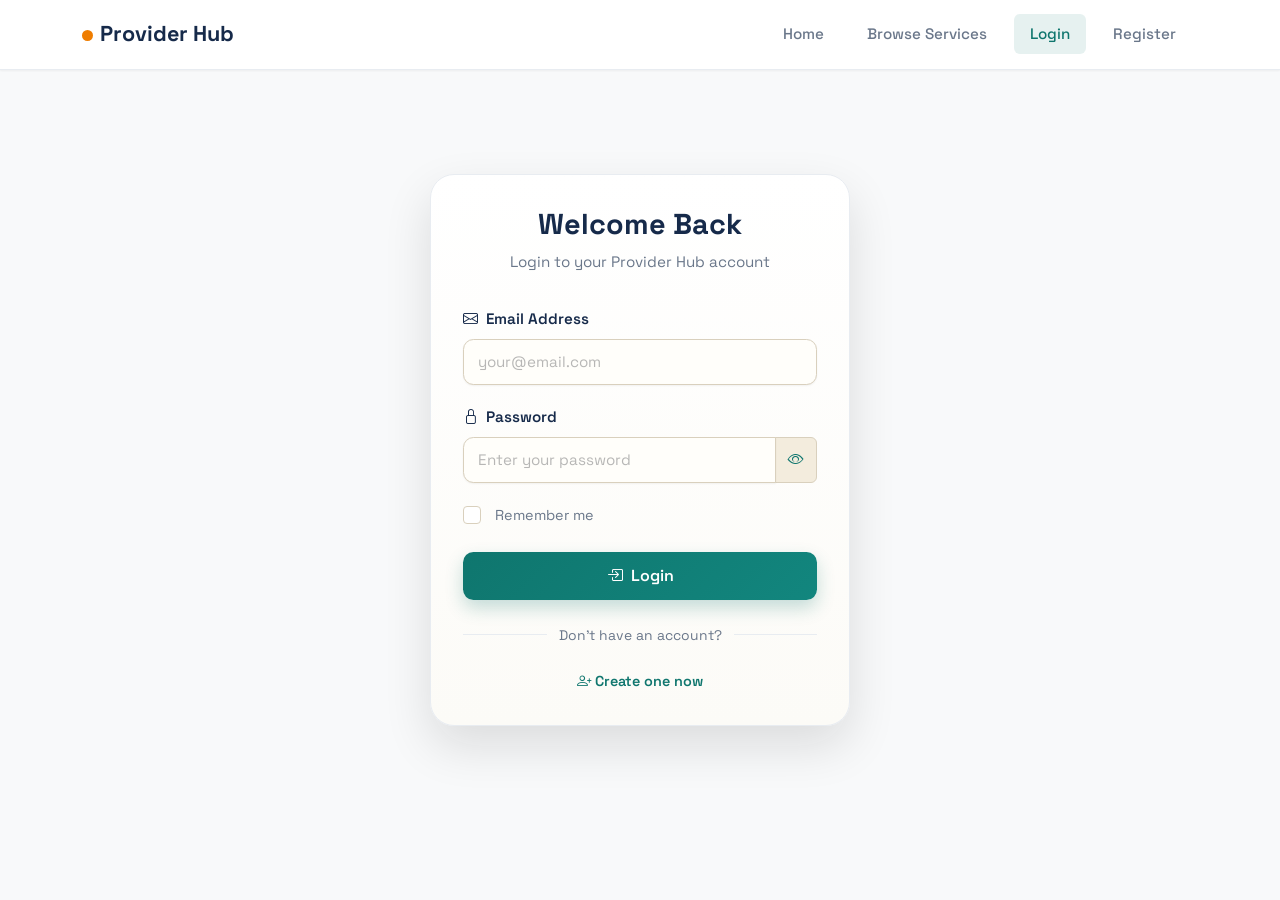
<file: frontend/login.html>
<!doctype html>
<html lang="en">
  <head>
    <meta charset="UTF-8" />
    <meta name="viewport" content="width=device-width, initial-scale=1.0" />
    <title>Login | Provider Hub</title>
    <link href="https://cdn.jsdelivr.net/npm/bootstrap@5.3.3/dist/css/bootstrap.min.css" rel="stylesheet" />
    <link rel="stylesheet" href="https://cdn.jsdelivr.net/npm/bootstrap-icons@1.11.3/font/bootstrap-icons.css" />
    <link rel="stylesheet" href="assets/css/styles.css" />
    <style>
      .login-container {
        min-height: 100vh;
        display: flex;
        align-items: center;
        justify-content: center;
        padding: 2rem 1rem;
      }

      .login-card {
        background: linear-gradient(180deg, #ffffff, #fcfbf7);
        border: 1px solid var(--line);
        border-radius: 1.5rem;
        box-shadow: 0 20px 48px rgba(20, 20, 20, 0.12);
        padding: 2rem;
        width: 100%;
        max-width: 420px;
        animation: slideUp 0.6s ease forwards;
        opacity: 0;
      }

      @keyframes slideUp {
        to {
          opacity: 1;
          transform: translateY(0);
        }
        from {
          opacity: 0;
          transform: translateY(20px);
        }
      }

      .login-header {
        text-align: center;
        margin-bottom: 2rem;
      }

      .login-header h2 {
        font-size: 1.8rem;
        font-weight: 700;
        margin-bottom: 0.5rem;
        color: var(--ink);
      }

      .login-header p {
        color: var(--muted);
        font-size: 0.95rem;
      }

      .form-group {
        margin-bottom: 1.2rem;
      }

      .form-label {
        font-weight: 600;
        color: var(--ink);
        margin-bottom: 0.5rem;
        font-size: 0.95rem;
      }

      .form-control,
      .form-select {
        border: 1.5px solid #d9d0bd;
        background-color: #fffefa;
        border-radius: 0.65rem;
        padding: 0.65rem 0.85rem;
        font-size: 0.95rem;
        transition: all 0.3s ease;
      }

      .form-control:focus,
      .form-select:focus {
        border-color: var(--brand);
        box-shadow: 0 0 0 0.2rem rgba(15, 118, 110, 0.15);
        background-color: #fffefa;
      }

      .form-control::placeholder {
        color: #999;
      }

      .input-group-text {
        background: #f3ecdd;
        border: 1.5px solid #d9d0bd;
        color: var(--brand);
      }

      .form-text {
        font-size: 0.8rem;
        color: #666;
        margin-top: 0.3rem;
      }

      .password-toggle {
        cursor: pointer;
        user-select: none;
        color: var(--brand);
      }

      .btn-login {
        background: linear-gradient(135deg, var(--brand), #12867e);
        color: #fff;
        border: none;
        padding: 0.75rem 1.5rem;
        font-weight: 600;
        border-radius: 0.65rem;
        width: 100%;
        transition: all 0.3s ease;
        box-shadow: 0 8px 18px rgba(15, 118, 110, 0.24);
      }

      .btn-login:hover {
        background: linear-gradient(135deg, var(--brand-dark), var(--brand));
        color: #fff;
        transform: translateY(-2px);
        box-shadow: 0 12px 24px rgba(15, 118, 110, 0.3);
      }

      .btn-login:disabled {
        opacity: 0.6;
        cursor: not-allowed;
        transform: none;
      }

      .login-spinner {
        display: none;
        width: 1rem;
        height: 1rem;
        margin-right: 0.5rem;
      }

      .login-divider {
        display: flex;
        align-items: center;
        gap: 0.75rem;
        margin: 1.5rem 0;
        color: var(--muted);
        font-size: 0.87rem;
      }

      .login-divider::before,
      .login-divider::after {
        content: "";
        flex: 1;
        height: 1px;
        background: var(--line);
      }

      .login-footer {
        text-align: center;
        margin-top: 1.5rem;
        color: var(--muted);
        font-size: 0.9rem;
      }

      .login-footer a {
        color: var(--brand);
        text-decoration: none;
        font-weight: 600;
        transition: color 0.2s ease;
      }

      .login-footer a:hover {
        color: var(--brand-dark);
        text-decoration: underline;
      }

      .form-check {
        margin-bottom: 1rem;
      }

      .form-check-input {
        width: 1.1rem;
        height: 1.1rem;
        border: 1.5px solid #d9d0bd;
        border-radius: 0.35rem;
      }

      .form-check-input:checked {
        background-color: var(--brand);
        border-color: var(--brand);
      }

      .form-check-input:focus {
        box-shadow: 0 0 0 0.2rem rgba(15, 118, 110, 0.15);
        border-color: var(--brand);
      }

      .form-check-label {
        color: var(--muted);
        font-size: 0.9rem;
        margin-left: 0.5rem;
      }

      .forgot-password {
        text-align: right;
        margin-top: 0.5rem;
      }

      .forgot-password a {
        color: var(--brand);
        font-size: 0.85rem;
        text-decoration: none;
      }

      .forgot-password a:hover {
        text-decoration: underline;
      }

      .error-message {
        color: var(--danger);
        font-size: 0.8rem;
        margin-top: 0.3rem;
        display: none;
      }

      .form-control.is-invalid,
      .form-select.is-invalid {
        border-color: var(--danger);
      }

      .form-control.is-invalid:focus,
      .form-select.is-invalid:focus {
        box-shadow: 0 0 0 0.2rem rgba(180, 35, 24, 0.15);
      }

      .success-message {
        background: rgba(31, 157, 85, 0.1);
        border-left: 4px solid var(--ok);
        color: var(--ok);
        padding: 0.75rem 1rem;
        border-radius: 0.5rem;
        margin-bottom: 1rem;
        display: none;
        font-size: 0.9rem;
      }
    </style>
  </head>
  <body>
    <!-- Navigation Bar -->
    <nav class="navbar navbar-expand-lg fixed-top">
      <div class="container">
        <a class="navbar-brand fw-bold" href="index.html"><span class="brand-dot"></span>Provider Hub</a>
        <button class="navbar-toggler" type="button" data-bs-toggle="collapse" data-bs-target="#navMain">
          <span class="navbar-toggler-icon"></span>
        </button>
        <div id="navMain" class="collapse navbar-collapse">
          <ul class="navbar-nav ms-auto">
            <li class="nav-item"><a class="nav-link" href="index.html">Home</a></li>
            <li class="nav-item"><a class="nav-link" href="providers.html">Browse Services</a></li>
            <li class="nav-item"><a class="nav-link active" href="login.html">Login</a></li>
            <li class="nav-item"><a class="nav-link" href="register.html">Register</a></li>
            <li class="nav-item"><a class="nav-link" href="dashboard.html" id="dashboardLink" style="display:none;">Dashboard</a></li>
          </ul>
        </div>
      </div>
    </nav>

    <!-- Login Form Container -->
    <div class="login-container">
      <div class="login-card">
        <!-- Header -->
        <div class="login-header">
          <h2>Welcome Back</h2>
          <p>Login to your Provider Hub account</p>
        </div>

        <!-- Success Message -->
        <div class="success-message" id="successMessage">
          <i class="bi bi-check-circle-fill me-2"></i>
          <span id="successText"></span>
        </div>

        <!-- Login Form -->
        <form id="loginForm" novalidate>
          <!-- Email -->
          <div class="form-group">
            <label for="email" class="form-label">
              <i class="bi bi-envelope me-2"></i>Email Address
            </label>
            <input
              type="email"
              class="form-control"
              id="email"
              name="email"
              placeholder="your@email.com"
              required
            />
            <small class="form-text text-danger error-message" id="emailError"></small>
          </div>

          <!-- Password -->
          <div class="form-group">
            <label for="password" class="form-label">
              <i class="bi bi-lock me-2"></i>Password
            </label>
            <div class="input-group">
              <input
                type="password"
                class="form-control"
                id="password"
                name="password"
                placeholder="Enter your password"
                required
              />
              <span class="input-group-text password-toggle" id="passwordToggle">
                <i class="bi bi-eye"></i>
              </span>
            </div>
            <small class="form-text text-danger error-message" id="passwordError"></small>
          </div>

          <!-- Remember Me -->
          <div class="form-check">
            <input class="form-check-input" type="checkbox" id="rememberMe" name="rememberMe" />
            <label class="form-check-label" for="rememberMe">
              Remember me
            </label>
          </div>

          <!-- Submit Button -->
          <button type="submit" class="btn btn-login mt-2">
            <span class="spinner-border spinner-border-sm login-spinner" id="loginSpinner" role="status" aria-hidden="true"></span>
            <i class="bi bi-box-arrow-in-right me-2"></i>Login
          </button>
        </form>

        <!-- Divider -->
        <div class="login-divider">Don't have an account?</div>

        <!-- Footer Links -->
        <div class="login-footer">
          <a href="register.html"><i class="bi bi-person-plus me-1"></i>Create one now</a>
        </div>
      </div>
    </div>

    <script src="https://cdn.jsdelivr.net/npm/bootstrap@5.3.3/dist/js/bootstrap.bundle.min.js"></script>
    <script src="assets/js/app.js"></script>
    <script>
      // Password visibility toggle
      const passwordToggle = document.getElementById('passwordToggle');
      const passwordInput = document.getElementById('password');

      passwordToggle.addEventListener('click', () => {
        const type = passwordInput.getAttribute('type') === 'password' ? 'text' : 'password';
        passwordInput.setAttribute('type', type);
        passwordToggle.innerHTML = type === 'password' ? '<i class="bi bi-eye"></i>' : '<i class="bi bi-eye-slash"></i>';
      });



      // Form validation and submission
      const loginForm = document.getElementById('loginForm');

      loginForm.addEventListener('submit', async (e) => {
        e.preventDefault();

        // Reset error messages
        document.querySelectorAll('.error-message').forEach(el => el.style.display = 'none');
        document.querySelectorAll('.form-control').forEach(el => el.classList.remove('is-invalid'));

        let isValid = true;

        // Validate Email
        const email = document.getElementById('email');
        const emailRegex = /^[^\s@]+@[^\s@]+\.[^\s@]+$/;
        if (!email.value.trim()) {
          showError('email', 'Email is required');
          isValid = false;
        } else if (!emailRegex.test(email.value)) {
          showError('email', 'Please enter a valid email address');
          isValid = false;
        }

        // Validate Password
        const password = document.getElementById('password');
        if (!password.value) {
          showError('password', 'Password is required');
          isValid = false;
        }

        if (isValid) {
          const credentials = {
            email: email.value.trim(),
            password: password.value,
          };

          await login(credentials);
        }
      });

      function showError(fieldId, message) {
        const field = document.getElementById(fieldId);
        const errorElement = document.getElementById(fieldId + 'Error');
        field.classList.add('is-invalid');
        errorElement.textContent = message;
        errorElement.style.display = 'block';
      }

      // Remove error styling on input
      document.querySelectorAll('.form-control').forEach(field => {
        field.addEventListener('input', () => {
          field.classList.remove('is-invalid');
        });
      });

      // Check if already logged in
      window.addEventListener('load', () => {
        const token = localStorage.getItem('jwtToken');
        if (token) {
          // User is already logged in, redirect to dashboard
          window.location.href = 'dashboard.html';
        }
      });
    </script>
  </body>
</html>
</file>
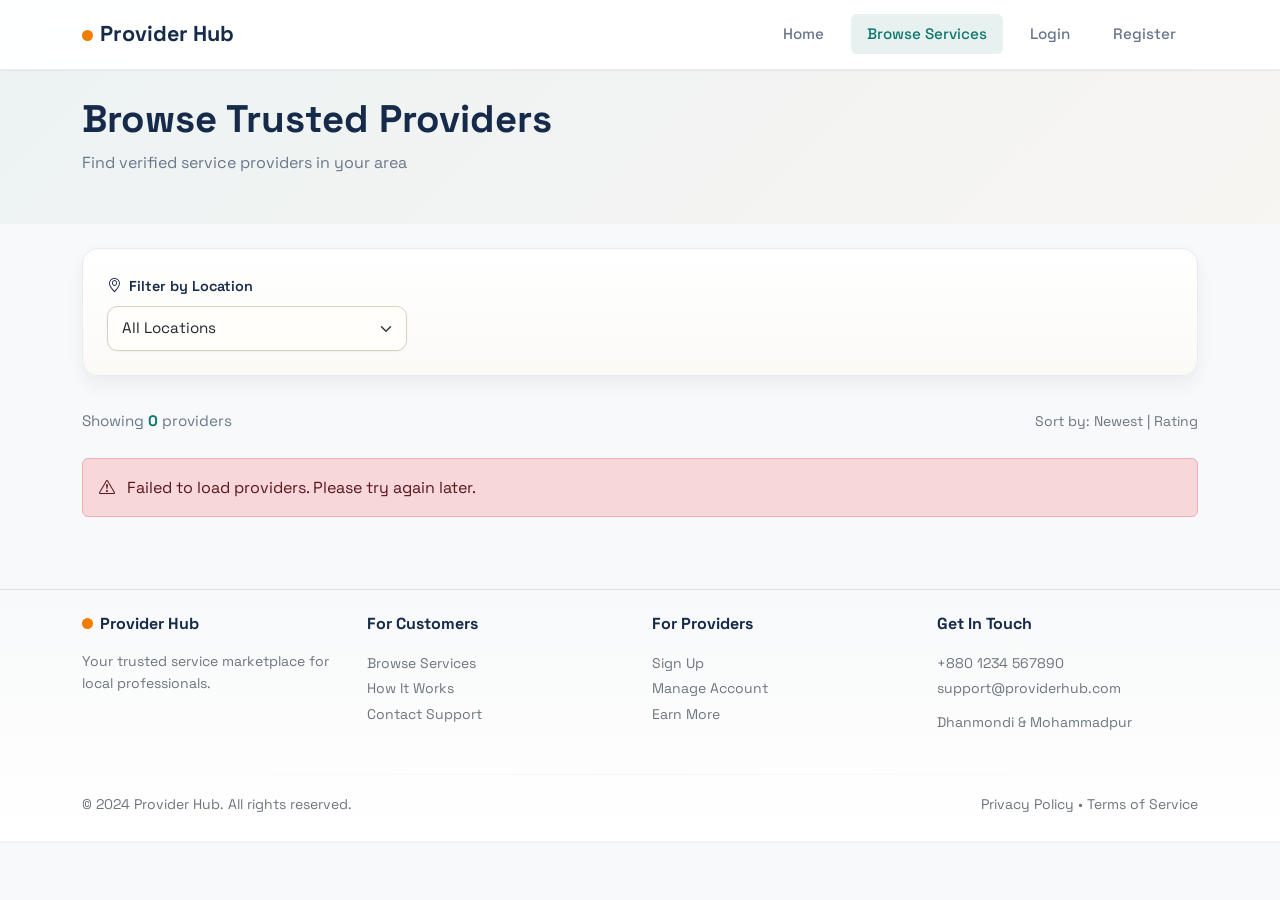
<file: frontend/providers.html>
<!doctype html>
<html lang="en">
  <head>
    <meta charset="UTF-8" />
    <meta name="viewport" content="width=device-width, initial-scale=1.0" />
    <title>Browse Providers | Provider Hub</title>
    <link href="https://cdn.jsdelivr.net/npm/bootstrap@5.3.3/dist/css/bootstrap.min.css" rel="stylesheet" />
    <link rel="stylesheet" href="https://cdn.jsdelivr.net/npm/bootstrap-icons@1.11.3/font/bootstrap-icons.css" />
    <link rel="stylesheet" href="assets/css/styles.css" />
    <style>
      .providers-header {
        padding: 6rem 0 3rem;
        background: linear-gradient(135deg, rgba(15, 118, 110, 0.05), rgba(239, 125, 0, 0.03));
      }

      .providers-header h1 {
        font-size: clamp(1.8rem, 3vw, 2.5rem);
        font-weight: 700;
        margin-bottom: 0.5rem;
      }

      .providers-header p {
        font-size: 1rem;
        color: var(--muted);
        margin-bottom: 0;
      }

      .filter-section {
        background: linear-gradient(180deg, #ffffff, #fbfaf7);
        border: 1px solid var(--line);
        border-radius: 1rem;
        padding: 1.5rem;
        margin-bottom: 2rem;
        box-shadow: 0 8px 18px rgba(20, 20, 20, 0.055);
      }

      .filter-label {
        font-weight: 600;
        color: var(--ink);
        margin-bottom: 0.5rem;
        font-size: 0.9rem;
      }

      .filter-select {
        border: 1.5px solid #d9d0bd;
        background-color: #fffefa;
        border-radius: 0.65rem;
        padding: 0.65rem 0.85rem;
        font-size: 0.95rem;
        max-width: 300px;
        transition: all 0.3s ease;
      }

      .filter-select:focus {
        border-color: var(--brand);
        box-shadow: 0 0 0 0.2rem rgba(15, 118, 110, 0.15);
      }

      .results-info {
        display: flex;
        justify-content: space-between;
        align-items: center;
        margin-bottom: 1.5rem;
        flex-wrap: wrap;
        gap: 1rem;
      }

      .result-count {
        color: var(--muted);
        font-size: 0.95rem;
      }

      .result-count strong {
        color: var(--brand);
      }

      .provider-grid {
        display: grid;
        grid-template-columns: repeat(auto-fill, minmax(320px, 1fr));
        gap: 1.5rem;
        margin-bottom: 2rem;
      }

      .provider-card {
        background: linear-gradient(180deg, #ffffff, #fcfbf7);
        border: 1px solid var(--line);
        border-radius: 1rem;
        overflow: hidden;
        box-shadow: 0 10px 24px rgba(20, 20, 20, 0.055);
        transition: all 0.3s ease;
        display: flex;
        flex-direction: column;
      }

      .provider-card:hover {
        transform: translateY(-8px);
        box-shadow: 0 18px 42px rgba(15, 118, 110, 0.15);
        border-color: rgba(15, 118, 110, 0.35);
      }

      .provider-header {
        background: linear-gradient(135deg, var(--brand), #12867e);
        color: #fff;
        padding: 1.5rem;
        text-align: center;
      }

      .provider-avatar {
        width: 3rem;
        height: 3rem;
        border-radius: 50%;
        background: rgba(255, 255, 255, 0.2);
        display: flex;
        align-items: center;
        justify-content: center;
        font-size: 1.5rem;
        margin: 0 auto 0.75rem;
      }

      .provider-name {
        font-size: 1.1rem;
        font-weight: 700;
        margin-bottom: 0.25rem;
      }

      .provider-service {
        font-size: 0.85rem;
        opacity: 0.9;
      }

      .provider-body {
        padding: 1.25rem;
        flex: 1;
      }

      .provider-info {
        display: flex;
        align-items: center;
        gap: 0.5rem;
        margin-bottom: 0.75rem;
        font-size: 0.9rem;
        color: var(--muted);
      }

      .provider-info i {
        color: var(--brand);
        width: 1.2rem;
      }

      .provider-rating {
        display: flex;
        align-items: center;
        gap: 0.5rem;
        margin-bottom: 1rem;
      }

      .provider-rating .stars {
        color: #ffc107;
        font-size: 0.85rem;
      }

      .provider-rating .count {
        color: var(--muted);
        font-size: 0.8rem;
      }

      .provider-description {
        font-size: 0.85rem;
        color: var(--muted);
        line-height: 1.5;
        margin-bottom: 1rem;
      }

      .provider-price {
        background: rgba(15, 118, 110, 0.08);
        border-left: 3px solid var(--brand);
        padding: 0.75rem;
        border-radius: 0.5rem;
        margin-bottom: 1rem;
        font-size: 0.9rem;
      }

      .provider-price strong {
        color: var(--brand);
        font-size: 1.1rem;
      }

      .provider-footer {
        margin-top: auto;
        padding-top: 1rem;
        border-top: 1px solid var(--line);
      }

      .btn-book {
        background: linear-gradient(135deg, var(--brand), #12867e);
        color: #fff;
        border: none;
        padding: 0.65rem 1.2rem;
        font-weight: 600;
        border-radius: 0.65rem;
        width: 100%;
        transition: all 0.3s ease;
        box-shadow: 0 6px 14px rgba(15, 118, 110, 0.2);
        text-decoration: none;
        display: inline-block;
        text-align: center;
      }

      .btn-book:hover {
        background: linear-gradient(135deg, var(--brand-dark), var(--brand));
        color: #fff;
        transform: translateY(-2px);
        box-shadow: 0 10px 20px rgba(15, 118, 110, 0.3);
        text-decoration: none;
      }

      .no-results {
        text-align: center;
        padding: 3rem 1rem;
        color: var(--muted);
      }

      .no-results i {
        font-size: 3rem;
        color: var(--line);
        margin-bottom: 1rem;
        display: block;
      }

      .no-results h3 {
        color: var(--ink);
        margin-bottom: 0.5rem;
      }

      .pagination-section {
        display: flex;
        justify-content: center;
        margin-top: 2rem;
      }

      @media (max-width: 768px) {
        .providers-header {
          padding: 4rem 0 2rem;
        }

        .provider-grid {
          grid-template-columns: 1fr;
        }

        .filter-select {
          max-width: 100%;
        }
      }
    </style>
  </head>
  <body>
    <!-- Navigation Bar -->
    <nav class="navbar navbar-expand-lg fixed-top">
      <div class="container">
        <a class="navbar-brand fw-bold" href="index.html"><span class="brand-dot"></span>Provider Hub</a>
        <button class="navbar-toggler" type="button" data-bs-toggle="collapse" data-bs-target="#navMain">
          <span class="navbar-toggler-icon"></span>
        </button>
        <div id="navMain" class="collapse navbar-collapse">
          <ul class="navbar-nav ms-auto">
            <li class="nav-item"><a class="nav-link" href="index.html">Home</a></li>
            <li class="nav-item"><a class="nav-link active" href="providers.html">Browse Services</a></li>
            <li class="nav-item"><a class="nav-link" href="login.html">Login</a></li>
            <li class="nav-item"><a class="nav-link" href="register.html">Register</a></li>
            <li class="nav-item"><a class="nav-link" href="dashboard.html" id="dashboardLink" style="display:none;">Dashboard</a></li>
          </ul>
        </div>
      </div>
    </nav>

    <!-- Page Header -->
    <div class="providers-header">
      <div class="container">
        <h1>Browse Trusted Providers</h1>
        <p>Find verified service providers in your area</p>
      </div>
    </div>

    <!-- Main Content -->
    <div class="container py-4">
      <!-- Filter Section -->
      <div class="filter-section">
        <div class="row align-items-end">
          <div class="col-md-4">
            <label for="locationFilter" class="filter-label">
              <i class="bi bi-geo-alt me-2"></i>Filter by Location
            </label>
            <select class="form-select filter-select" id="locationFilter">
              <option value="">All Locations</option>
              <option value="dhanmondi">Dhanmondi</option>
              <option value="mohammadpur">Mohammadpur</option>
            </select>
          </div>
        </div>
      </div>

      <!-- Results Info -->
      <div class="results-info">
        <div class="result-count">
          Showing <strong id="resultCount">0</strong> providers
        </div>
        <div class="sort-options">
          <small class="text-secondary">Sort by: Newest | Rating</small>
        </div>
      </div>

      <!-- Providers Grid -->
      <div class="provider-grid" id="providerGrid">
        <!-- Provider cards will be inserted here by JavaScript -->
      </div>

      <!-- No Results Message -->
      <div class="no-results d-none" id="noResults">
        <i class="bi bi-search"></i>
        <h3>No providers found</h3>
        <p>Try adjusting your filters or browse all providers</p>
      </div>
    </div>

    <!-- Footer -->
    <footer class="py-4 border-top">
      <div class="container">
        <div class="row mb-4">
          <div class="col-md-3 mb-3 mb-md-0">
            <h6 class="fw-bold mb-3"><span class="brand-dot"></span>Provider Hub</h6>
            <p class="text-secondary small">Your trusted service marketplace for local professionals.</p>
          </div>
          <div class="col-md-3 mb-3 mb-md-0">
            <h6 class="fw-bold mb-3">For Customers</h6>
            <ul class="list-unstyled">
              <li><a href="providers.html" class="text-secondary text-decoration-none small">Browse Services</a></li>
              <li><a href="#" class="text-secondary text-decoration-none small">How It Works</a></li>
              <li><a href="#" class="text-secondary text-decoration-none small">Contact Support</a></li>
            </ul>
          </div>
          <div class="col-md-3 mb-3 mb-md-0">
            <h6 class="fw-bold mb-3">For Providers</h6>
            <ul class="list-unstyled">
              <li><a href="register.html" class="text-secondary text-decoration-none small">Sign Up</a></li>
              <li><a href="#" class="text-secondary text-decoration-none small">Manage Account</a></li>
              <li><a href="#" class="text-secondary text-decoration-none small">Earn More</a></li>
            </ul>
          </div>
          <div class="col-md-3">
            <h6 class="fw-bold mb-3">Get In Touch</h6>
            <ul class="list-unstyled">
              <li><a href="tel:+8801234567890" class="text-secondary text-decoration-none small">+880 1234 567890</a></li>
              <li><a href="mailto:support@providerhub.com" class="text-secondary text-decoration-none small">support@providerhub.com</a></li>
              <li class="mt-2"><small class="text-secondary">Dhanmondi & Mohammadpur</small></li>
            </ul>
          </div>
        </div>
        <hr class="subtle-divider" />
        <div class="row">
          <div class="col-md-6">
            <small class="text-secondary">&copy; 2024 Provider Hub. All rights reserved.</small>
          </div>
          <div class="col-md-6 text-md-end">
            <small class="text-secondary">
              <a href="#" class="text-secondary text-decoration-none">Privacy Policy</a> &bull;
              <a href="#" class="text-secondary text-decoration-none">Terms of Service</a>
            </small>
          </div>
        </div>
      </div>
    </footer>

    <script src="https://cdn.jsdelivr.net/npm/bootstrap@5.3.3/dist/js/bootstrap.bundle.min.js"></script>
    <script src="assets/js/app.js"></script>
    <script>
      const API_BASE_URL = 'http://localhost:8080';

      // Get elements
      const locationFilter = document.getElementById('locationFilter');
      const providerGrid = document.getElementById('providerGrid');
      const resultCount = document.getElementById('resultCount');
      const noResults = document.getElementById('noResults');

      // Loading state
      function showLoading() {
        providerGrid.innerHTML = `
          <div class="text-center py-5" style="grid-column: 1 / -1;">
            <div class="spinner-border text-brand" role="status">
              <span class="visually-hidden">Loading...</span>
            </div>
            <p class="text-secondary mt-3">Loading providers...</p>
          </div>
        `;
      }

      // Render providers
      function renderProviders(providers) {
        providerGrid.innerHTML = '';

        if (providers.length === 0) {
          noResults.classList.remove('d-none');
          resultCount.textContent = '0';
          return;
        }

        noResults.classList.add('d-none');
        resultCount.textContent = providers.length;

        providers.forEach(provider => {
          const locationName = provider.location.charAt(0).toUpperCase() + provider.location.slice(1);
          const serviceIcon = getServiceIcon(provider.service);

          const card = document.createElement('div');
          card.className = 'provider-card';
          card.innerHTML = `
            <div class="provider-header">
              <div class="provider-avatar">${serviceIcon}</div>
              <div class="provider-name">${escapeHtml(provider.name)}</div>
              <div class="provider-service">${escapeHtml(provider.service)}</div>
            </div>
            <div class="provider-body">
              <div class="provider-info">
                <i class="bi bi-geo-alt"></i>
                <span>${escapeHtml(locationName)}</span>
              </div>
              <div class="provider-rating">
                <div class="stars">
                  ${'★'.repeat(Math.floor(provider.rating || 0))}
                  ${(provider.rating || 0) % 1 !== 0 ? '½' : ''}
                </div>
                <div class="count">${(provider.rating || 0).toFixed(1)} (${provider.reviews || 0})</div>
              </div>
              <div class="provider-description">${escapeHtml(provider.description || 'Service provider')}</div>
              <div class="provider-price">
                Starts at <strong>${escapeHtml(provider.price || '৳500/hr')}</strong>
              </div>
              <div class="provider-footer">
                <a href="booking.html?provider=${provider.id}" class="btn-book">
                  <i class="bi bi-calendar-check me-2"></i>Book Now
                </a>
              </div>
            </div>
          `;
          providerGrid.appendChild(card);
        });
      }

      // Get service icon
      function getServiceIcon(service) {
        const icons = {
          'plumbing': '🔧',
          'electrical': '⚡',
          'cleaning': '🧹',
          'painting': '🎨',
          'carpentry': '🔨',
          'hvac': '❄️',
          'landscaping': '🌿'
        };
        return icons[service?.toLowerCase()] || '⭐';
      }

      // Escape HTML to prevent XSS
      function escapeHtml(text) {
        if (!text) return '';
        const map = {
          '&': '&amp;',
          '<': '&lt;',
          '>': '&gt;',
          '"': '&quot;',
          "'": '&#039;'
        };
        return text.replace(/[&<>"']/g, m => map[m]);
      }

      // Fetch providers from API
      async function fetchProviders(location = '') {
        showLoading();

        try {
          let url = `${API_BASE_URL}/providers`;
          if (location) {
            url += `?location=${encodeURIComponent(location)}`;
          }

          const response = await fetch(url, {
            method: 'GET',
            headers: {
              'Content-Type': 'application/json',
            }
          });

          if (!response.ok) {
            throw new Error(`HTTP error! status: ${response.status}`);
          }

          const data = await response.json();
          const providers = Array.isArray(data) ? data : (data.providers || []);

          renderProviders(providers);
          return providers;
        } catch (error) {
          console.error('Error fetching providers:', error);
          providerGrid.innerHTML = `
            <div class="alert alert-danger" style="grid-column: 1 / -1;">
              <i class="bi bi-exclamation-triangle me-2"></i>
              Failed to load providers. Please try again later.
            </div>
          `;
          resultCount.textContent = '0';
        }
      }

      // Filter providers by location
      async function filterProviders() {
        const selectedLocation = locationFilter.value;
        await fetchProviders(selectedLocation);
      }

      // Event listener for filter
      locationFilter.addEventListener('change', filterProviders);

      // Initial load - fetch all providers
      window.addEventListener('load', () => {
        fetchProviders();
      });
    </script>
  </body>
</html>
</file>
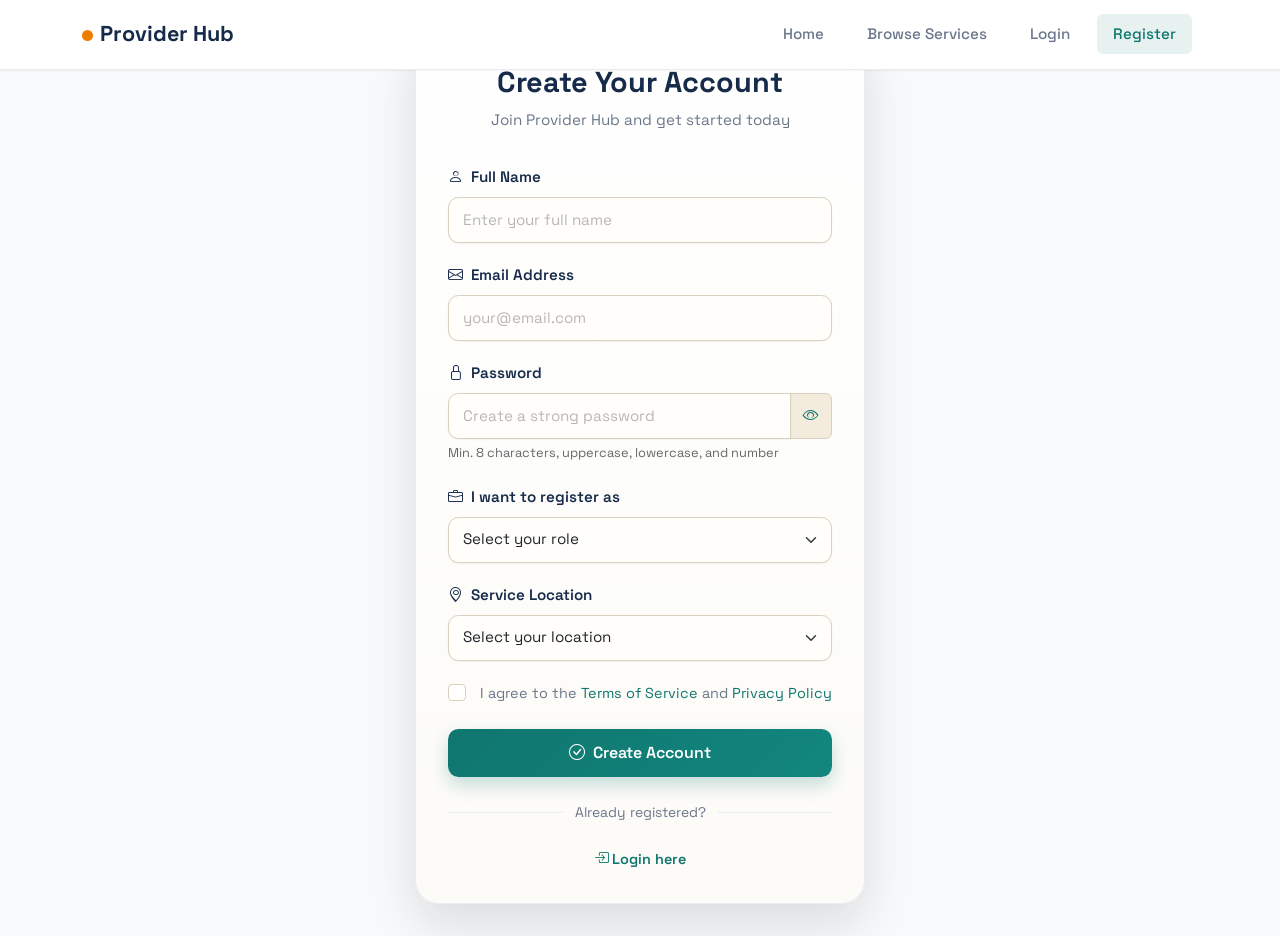
<file: frontend/register.html>
<!doctype html>
<html lang="en">
  <head>
    <meta charset="UTF-8" />
    <meta name="viewport" content="width=device-width, initial-scale=1.0" />
    <title>Register | Provider Hub</title>
    <link href="https://cdn.jsdelivr.net/npm/bootstrap@5.3.3/dist/css/bootstrap.min.css" rel="stylesheet" />
    <link rel="stylesheet" href="https://cdn.jsdelivr.net/npm/bootstrap-icons@1.11.3/font/bootstrap-icons.css" />
    <link rel="stylesheet" href="assets/css/styles.css" />
    <style>
      .register-container {
        min-height: 100vh;
        display: flex;
        align-items: center;
        justify-content: center;
        padding: 2rem 1rem;
      }

      .register-card {
        background: linear-gradient(180deg, #ffffff, #fcfbf7);
        border: 1px solid var(--line);
        border-radius: 1.5rem;
        box-shadow: 0 20px 48px rgba(20, 20, 20, 0.12);
        padding: 2rem;
        width: 100%;
        max-width: 450px;
        animation: slideUp 0.6s ease forwards;
        opacity: 0;
      }

      @keyframes slideUp {
        to {
          opacity: 1;
          transform: translateY(0);
        }
        from {
          opacity: 0;
          transform: translateY(20px);
        }
      }

      .register-header {
        text-align: center;
        margin-bottom: 2rem;
      }

      .register-header h2 {
        font-size: 1.8rem;
        font-weight: 700;
        margin-bottom: 0.5rem;
        color: var(--ink);
      }

      .register-header p {
        color: var(--muted);
        font-size: 0.95rem;
      }

      .form-group {
        margin-bottom: 1.2rem;
      }

      .form-label {
        font-weight: 600;
        color: var(--ink);
        margin-bottom: 0.5rem;
        font-size: 0.95rem;
      }

      .form-control,
      .form-select {
        border: 1.5px solid #d9d0bd;
        background-color: #fffefa;
        border-radius: 0.65rem;
        padding: 0.65rem 0.85rem;
        font-size: 0.95rem;
        transition: all 0.3s ease;
      }

      .form-control:focus,
      .form-select:focus {
        border-color: var(--brand);
        box-shadow: 0 0 0 0.2rem rgba(15, 118, 110, 0.15);
        background-color: #fffefa;
      }

      .form-control::placeholder {
        color: #999;
      }

      .input-group-text {
        background: #f3ecdd;
        border: 1.5px solid #d9d0bd;
        color: var(--brand);
      }

      .form-text {
        font-size: 0.8rem;
        color: #666;
        margin-top: 0.3rem;
      }

      .password-toggle {
        cursor: pointer;
        user-select: none;
        color: var(--brand);
      }

      .form-row {
        display: grid;
        grid-template-columns: 1fr 1fr;
        gap: 1rem;
      }

      @media (max-width: 576px) {
        .form-row {
          grid-template-columns: 1fr;
        }
      }

      .btn-register {
        background: linear-gradient(135deg, var(--brand), #12867e);
        color: #fff;
        border: none;
        padding: 0.75rem 1.5rem;
        font-weight: 600;
        border-radius: 0.65rem;
        width: 100%;
        transition: all 0.3s ease;
        box-shadow: 0 8px 18px rgba(15, 118, 110, 0.24);
      }

      .btn-register:hover {
        background: linear-gradient(135deg, var(--brand-dark), var(--brand));
        color: #fff;
        transform: translateY(-2px);
        box-shadow: 0 12px 24px rgba(15, 118, 110, 0.3);
      }

      .register-divider {
        display: flex;
        align-items: center;
        gap: 0.75rem;
        margin: 1.5rem 0;
        color: var(--muted);
        font-size: 0.87rem;
      }

      .register-divider::before,
      .register-divider::after {
        content: "";
        flex: 1;
        height: 1px;
        background: var(--line);
      }

      .register-footer {
        text-align: center;
        margin-top: 1.5rem;
        color: var(--muted);
        font-size: 0.9rem;
      }

      .register-footer a {
        color: var(--brand);
        text-decoration: none;
        font-weight: 600;
        transition: color 0.2s ease;
      }

      .register-footer a:hover {
        color: var(--brand-dark);
        text-decoration: underline;
      }

      .role-badge {
        display: inline-block;
        background: rgba(15, 118, 110, 0.1);
        color: var(--brand);
        padding: 0.25rem 0.6rem;
        border-radius: 999px;
        font-size: 0.75rem;
        font-weight: 600;
        margin-left: 0.5rem;
      }

      .form-check {
        margin-bottom: 1rem;
      }

      .form-check-input {
        width: 1.1rem;
        height: 1.1rem;
        border: 1.5px solid #d9d0bd;
        border-radius: 0.35rem;
      }

      .form-check-input:checked {
        background-color: var(--brand);
        border-color: var(--brand);
      }

      .form-check-input:focus {
        box-shadow: 0 0 0 0.2rem rgba(15, 118, 110, 0.15);
        border-color: var(--brand);
      }

      .form-check-label {
        color: var(--muted);
        font-size: 0.9rem;
        margin-left: 0.5rem;
      }

      .success-icon {
        color: var(--ok);
        font-size: 0.85rem;
      }

      .error-message {
        color: var(--danger);
        font-size: 0.8rem;
        margin-top: 0.3rem;
        display: none;
      }

      .form-control.is-invalid,
      .form-select.is-invalid {
        border-color: var(--danger);
      }

      .form-control.is-invalid:focus,
      .form-select.is-invalid:focus {
        box-shadow: 0 0 0 0.2rem rgba(180, 35, 24, 0.15);
      }
    </style>
  </head>
  <body>
    <!-- Navigation Bar -->
    <nav class="navbar navbar-expand-lg fixed-top">
      <div class="container">
        <a class="navbar-brand fw-bold" href="index.html"><span class="brand-dot"></span>Provider Hub</a>
        <button class="navbar-toggler" type="button" data-bs-toggle="collapse" data-bs-target="#navMain">
          <span class="navbar-toggler-icon"></span>
        </button>
        <div id="navMain" class="collapse navbar-collapse">
          <ul class="navbar-nav ms-auto">
            <li class="nav-item"><a class="nav-link" href="index.html">Home</a></li>
            <li class="nav-item"><a class="nav-link" href="providers.html">Browse Services</a></li>
            <li class="nav-item"><a class="nav-link" href="login.html">Login</a></li>
            <li class="nav-item"><a class="nav-link active" href="register.html">Register</a></li>
            <li class="nav-item"><a class="nav-link" href="dashboard.html" id="dashboardLink" style="display:none;">Dashboard</a></li>
          </ul>
        </div>
      </div>
    </nav>

    <!-- Registration Form Container -->
    <div class="register-container">
      <div class="register-card">
        <!-- Header -->
        <div class="register-header">
          <h2>Create Your Account</h2>
          <p>Join Provider Hub and get started today</p>
        </div>

        <!-- Registration Form -->
        <form id="registerForm" novalidate>
          <!-- Full Name -->
          <div class="form-group">
            <label for="fullName" class="form-label">
              <i class="bi bi-person me-2"></i>Full Name
            </label>
            <input
              type="text"
              class="form-control"
              id="fullName"
              name="fullName"
              placeholder="Enter your full name"
              required
            />
            <small class="form-text text-danger error-message" id="fullNameError"></small>
          </div>

          <!-- Email -->
          <div class="form-group">
            <label for="email" class="form-label">
              <i class="bi bi-envelope me-2"></i>Email Address
            </label>
            <input
              type="email"
              class="form-control"
              id="email"
              name="email"
              placeholder="your@email.com"
              required
            />
            <small class="form-text text-danger error-message" id="emailError"></small>
          </div>

          <!-- Password -->
          <div class="form-group">
            <label for="password" class="form-label">
              <i class="bi bi-lock me-2"></i>Password
            </label>
            <div class="input-group">
              <input
                type="password"
                class="form-control"
                id="password"
                name="password"
                placeholder="Create a strong password"
                required
              />
              <span class="input-group-text password-toggle" id="passwordToggle">
                <i class="bi bi-eye"></i>
              </span>
            </div>
            <small class="form-text">Min. 8 characters, uppercase, lowercase, and number</small>
            <small class="form-text text-danger error-message" id="passwordError"></small>
          </div>

          <!-- Role Selection -->
          <div class="form-group">
            <label for="role" class="form-label">
              <i class="bi bi-briefcase me-2"></i>I want to register as
            </label>
            <select class="form-select" id="role" name="role" required>
              <option value="">Select your role</option>
              <option value="customer">Customer - Find & Book Services</option>
              <option value="provider">Service Provider - Offer Services</option>
            </select>
            <small class="form-text text-danger error-message" id="roleError"></small>
          </div>

          <!-- Location Selection -->
          <div class="form-group">
            <label for="location" class="form-label">
              <i class="bi bi-geo-alt me-2"></i>Service Location
            </label>
            <select class="form-select" id="location" name="location" required>
              <option value="">Select your location</option>
              <option value="dhanmondi">Dhanmondi</option>
              <option value="mohammadpur">Mohammadpur</option>
              <option value="both">Both Areas</option>
            </select>
            <small class="form-text text-danger error-message" id="locationError"></small>
          </div>

          <!-- Terms & Conditions -->
          <div class="form-check">
            <input
              class="form-check-input"
              type="checkbox"
              id="terms"
              name="terms"
              required
            />
            <label class="form-check-label" for="terms">
              I agree to the <a href="#" class="text-decoration-none" style="color: var(--brand);">Terms of Service</a> and <a href="#" class="text-decoration-none" style="color: var(--brand);">Privacy Policy</a>
            </label>
            <small class="form-text text-danger error-message" id="termsError"></small>
          </div>

          <!-- Submit Button -->
          <button type="submit" class="btn btn-register mt-2">
            <i class="bi bi-check-circle me-2"></i>Create Account
          </button>
        </form>

        <!-- Divider -->
        <div class="register-divider">Already registered?</div>

        <!-- Footer Link -->
        <div class="register-footer">
          <a href="login.html"><i class="bi bi-box-arrow-in-right me-1"></i>Login here</a>
        </div>
      </div>
    </div>

    <script src="https://cdn.jsdelivr.net/npm/bootstrap@5.3.3/dist/js/bootstrap.bundle.min.js"></script>
    <script src="assets/js/app.js"></script>
    <script>
      // Password visibility toggle
      const passwordToggle = document.getElementById('passwordToggle');
      const passwordInput = document.getElementById('password');

      passwordToggle.addEventListener('click', () => {
        const type = passwordInput.getAttribute('type') === 'password' ? 'text' : 'password';
        passwordInput.setAttribute('type', type);
        passwordToggle.innerHTML = type === 'password' ? '<i class="bi bi-eye"></i>' : '<i class="bi bi-eye-slash"></i>';
      });

      // Form validation
      const registerForm = document.getElementById('registerForm');
      
      registerForm.addEventListener('submit', (e) => {
        e.preventDefault();
        
        // Reset error messages
        document.querySelectorAll('.error-message').forEach(el => el.style.display = 'none');
        document.querySelectorAll('.form-control, .form-select').forEach(el => el.classList.remove('is-invalid'));

        let isValid = true;

        // Validate Full Name
        const fullName = document.getElementById('fullName');
        if (!fullName.value.trim()) {
          showError('fullName', 'Full name is required');
          isValid = false;
        } else if (fullName.value.trim().length < 3) {
          showError('fullName', 'Name must be at least 3 characters');
          isValid = false;
        }

        // Validate Email
        const email = document.getElementById('email');
        const emailRegex = /^[^\s@]+@[^\s@]+\.[^\s@]+$/;
        if (!email.value.trim()) {
          showError('email', 'Email is required');
          isValid = false;
        } else if (!emailRegex.test(email.value)) {
          showError('email', 'Please enter a valid email address');
          isValid = false;
        }

        // Validate Password
        const password = document.getElementById('password');
        const passwordRegex = /^(?=.*[a-z])(?=.*[A-Z])(?=.*\d)[a-zA-Z\d@$!%*?&]{8,}$/;
        if (!password.value) {
          showError('password', 'Password is required');
          isValid = false;
        } else if (!passwordRegex.test(password.value)) {
          showError('password', 'Password must have 8+ characters, uppercase, lowercase, and a number');
          isValid = false;
        }

        // Validate Role
        const role = document.getElementById('role');
        if (!role.value) {
          showError('role', 'Please select your role');
          isValid = false;
        }

        // Validate Location
        const location = document.getElementById('location');
        if (!location.value) {
          showError('location', 'Please select your location');
          isValid = false;
        }

        // Validate Terms
        const terms = document.getElementById('terms');
        if (!terms.checked) {
          showError('terms', 'You must agree to the terms');
          isValid = false;
        }

        if (isValid) {
          const formData = {
            name: fullName.value.trim(),
            email: email.value.trim(),
            password: password.value,
            role: role.value,
            location: location.value,
          };
          register(formData);
        }
      });

      function showError(fieldId, message) {
        const field = document.getElementById(fieldId);
        const errorElement = document.getElementById(fieldId + 'Error');
        field.classList.add('is-invalid');
        errorElement.textContent = message;
        errorElement.style.display = 'block';
      }

      // Remove error styling on input
      document.querySelectorAll('.form-control, .form-select').forEach(field => {
        field.addEventListener('input', () => {
          field.classList.remove('is-invalid');
        });
      });

      document.getElementById('terms').addEventListener('change', () => {
        const field = document.getElementById('terms');
        field.classList.remove('is-invalid');
      });
    </script>
  </body>
</html>
</file>
<file: frontend/assets/css/styles.css>
@import url('https://fonts.googleapis.com/css2?family=Space+Grotesk:wght@400;500;600;700&display=swap');

:root {
  --bg: #f8f9fa;
  --surface: #ffffff;
  --surface-strong: #ffffff;
  --ink: #162a4a;
  --muted: #6a778a;
  --brand: #0f766e;
  --brand-dark: #0b5c56;
  --accent: #ef7d00;
  --accent-soft: #f4c285;
  --ring: rgba(15, 118, 110, 0.2);
  --line: #e8ecf1;
  --ok: #1f9d55;
  --warn: #c27803;
  --danger: #b42318;
  
  /* Professional shadows */
  --shadow-xs: 0 1px 2px rgba(0, 0, 0, 0.05);
  --shadow-sm: 0 2px 4px rgba(0, 0, 0, 0.06), 0 1px 3px rgba(0, 0, 0, 0.1);
  --shadow-md: 0 4px 6px rgba(0, 0, 0, 0.07), 0 2px 4px rgba(0, 0, 0, 0.06);
  --shadow-lg: 0 10px 15px rgba(0, 0, 0, 0.1), 0 4px 6px rgba(0, 0, 0, 0.05);
  --shadow-xl: 0 20px 25px rgba(0, 0, 0, 0.1), 0 10px 10px rgba(0, 0, 0, 0.04);
  --shadow-hover: 0 15px 30px rgba(0, 0, 0, 0.12);
}

* {
  box-sizing: border-box;
}

body {
  margin: 0;
  font-family: 'Space Grotesk', sans-serif;
  background: var(--bg);
  color: var(--ink);
  min-height: 100vh;
  line-height: 1.6;
}

html {
  scroll-behavior: smooth;
}

/* Professional Scrollbar */
::-webkit-scrollbar {
  width: 8px;
  height: 8px;
}

::-webkit-scrollbar-track {
  background: var(--bg);
}

::-webkit-scrollbar-thumb {
  background: rgba(15, 118, 110, 0.3);
  border-radius: 4px;
}

::-webkit-scrollbar-thumb:hover {
  background: rgba(15, 118, 110, 0.5);
}

.navbar {
  backdrop-filter: blur(12px);
  background: rgba(255, 255, 255, 0.95) !important;
  border-bottom: 1px solid var(--line);
  box-shadow: var(--shadow-xs);
  padding: 0.75rem 0;
}

.navbar-brand {
  font-size: 1.35rem;
  font-weight: 700;
  color: var(--ink) !important;
  transition: all 0.2s ease;
}

.navbar-brand:hover {
  color: var(--brand) !important;
}

.navbar .nav-link {
  border-radius: 6px;
  margin: 0 0.35rem;
  padding: 0.5rem 1rem !important;
  color: var(--muted) !important;
  font-weight: 500;
  font-size: 0.95rem;
  transition: all 0.25s ease;
}

.navbar .nav-link:hover {
  background: rgba(15, 118, 110, 0.08);
  color: var(--brand) !important;
}

.navbar .nav-link.active {
  background: rgba(15, 118, 110, 0.1);
  color: var(--brand) !important;
}

.brand-dot {
  width: 0.7rem;
  height: 0.7rem;
  border-radius: 50%;
  background: var(--accent);
  display: inline-block;
  margin-right: 0.45rem;
}

.hero {
  padding: 6rem 0 3rem;
}

.hero-card {
  background: linear-gradient(135deg, #ffffff 0%, #fafbfc 100%);
  border: 1px solid var(--line);
  border-radius: 1.5rem;
  box-shadow: var(--shadow-lg);
  overflow: hidden;
  position: relative;
  padding: 3rem;
  transition: all 0.3s ease;
}

.hero-card:hover {
  box-shadow: var(--shadow-hover);
  border-color: rgba(15, 118, 110, 0.2);
}

.hero-card::after {
  content: "";
  position: absolute;
  right: -68px;
  top: -68px;
  width: 180px;
  height: 180px;
  border-radius: 999px;
  background: radial-gradient(circle, rgba(15, 118, 110, 0.08), transparent 64%);
  pointer-events: none;
}

.hero-card::before {
  content: "";
  position: absolute;
  inset: auto auto -40px -40px;
  width: 220px;
  height: 220px;
  border-radius: 50%;
  background: radial-gradient(circle, rgba(239, 125, 0, 0.06), transparent 68%);
  pointer-events: none;
}

.hero-stat {
  border-left: 4px solid var(--brand);
  padding-left: 1rem;
  margin-bottom: 1.25rem;
}

.hero-stat strong {
  display: block;
  font-size: 1.25rem;
  line-height: 1.2;
  color: var(--ink);
  margin-bottom: 0.25rem;
}

.hero-stat p {
  margin: 0;
  color: var(--muted);
  font-size: 0.95rem;
}

.hero-actions {
  display: flex;
  flex-wrap: wrap;
  gap: 1rem;
  margin-top: 1.5rem;
}

.hero-actions .btn {
  min-height: 3rem;
  padding: 0.75rem 2rem;
  border-radius: 8px;
  font-weight: 600;
  font-size: 1rem;
  transition: all 0.3s ease;
}

.action-banner {
  border: 1px solid rgba(15, 118, 110, 0.15);
  background: linear-gradient(135deg, rgba(15, 118, 110, 0.05), rgba(255, 255, 255, 0.98));
  border-radius: 1rem;
  padding: 1rem 1.1rem;
}

.trust-strip {
  display: grid;
  grid-template-columns: repeat(3, minmax(0, 1fr));
  gap: 0.75rem;
}

.trust-item {
  border: 1px solid var(--line);
  background: #fff;
  border-radius: 0.9rem;
  padding: 0.85rem 0.95rem;
  box-shadow: 0 6px 14px rgba(25, 25, 25, 0.03);
}

.trust-item .label {
  font-size: 0.8rem;
  text-transform: uppercase;
  letter-spacing: 0.06em;
  color: #6a7480;
  margin-bottom: 0.25rem;
}

.trust-item strong {
  display: block;
  font-size: 1.02rem;
}

.provider-card {
  border: 1px solid var(--line);
  border-radius: 1.25rem;
  background: linear-gradient(135deg, #ffffff 0%, #fafbfc 100%);
  padding: 1.5rem;
  height: 100%;
  box-shadow: var(--shadow-md);
  transition: all 0.3s cubic-bezier(0.4, 0, 0.2, 1);
  display: flex;
  flex-direction: column;
}

.provider-card:hover {
  transform: translateY(-8px);
  box-shadow: var(--shadow-hover);
  border-color: rgba(15, 118, 110, 0.2);
}

.list-card {
  border: 1px solid var(--line);
  border-radius: 1rem;
  background: linear-gradient(135deg, #ffffff 0%, #fafbfc 100%);
  padding: 1.25rem;
  height: 100%;
  box-shadow: var(--shadow-md);
  transition: all 0.2s ease;
}

.list-card:hover {
  box-shadow: var(--shadow-lg);
  border-color: rgba(15, 118, 110, 0.15);
}

.list-card strong,
.list-card h6 {
  margin-bottom: 0.5rem;
  color: var(--ink);
  font-weight: 700;
}

.list-card .meta {
  color: var(--muted);
  font-size: 0.9rem;
}

.provider-card-top {
  display: flex;
  align-items: flex-start;
  justify-content: space-between;
  gap: 0.5rem;
  margin-bottom: 0.75rem;
}

.avatar-badge {
  width: 2.5rem;
  height: 2.5rem;
  border-radius: 50%;
  display: inline-flex;
  align-items: center;
  justify-content: center;
  background: linear-gradient(135deg, var(--brand), #0f9285);
  color: #fff;
  font-weight: 700;
  flex: 0 0 auto;
  box-shadow: var(--shadow-md);
  font-size: 1rem;
}

.search-chips {
  display: flex;
  flex-wrap: wrap;
  gap: 0.75rem;
  margin-top: 1rem;
}

.search-chip {
  border: 1px solid var(--line);
  background: #ffffff;
  border-radius: 8px;
  padding: 0.5rem 1rem;
  font-size: 0.9rem;
  color: var(--muted);
  font-weight: 500;
  transition: all 0.2s ease;
  cursor: pointer;
}

.search-chip:hover {
  border-color: var(--brand);
  color: var(--brand);
  background: rgba(15, 118, 110, 0.05);
}

.search-chip.active {
  background: var(--brand);
  border-color: var(--brand);
  color: #fff;
}

.module-card {
  background: linear-gradient(135deg, #ffffff 0%, #fafbfc 100%);
  border: 1px solid var(--line);
  border-radius: 1.25rem;
  transition: all 0.3s cubic-bezier(0.4, 0, 0.2, 1);
  box-shadow: var(--shadow-md);
  padding: 2rem;
  height: 100%;
  display: flex;
  flex-direction: column;
}

.module-card:hover {
  transform: translateY(-8px);
  box-shadow: var(--shadow-hover);
  border-color: rgba(15, 118, 110, 0.2);
}

.module-card .text-secondary {
  line-height: 1.6;
  margin-top: 1rem;
  flex-grow: 1;
}

.module-eyebrow {
  font-size: 0.75rem;
  text-transform: uppercase;
  letter-spacing: 0.1em;
  color: var(--brand);
  margin-bottom: 0.75rem;
  font-weight: 700;
}

.module-list {
  list-style: none;
  padding-left: 0;
  margin: 1.25rem 0 0;
}

.module-list li {
  display: flex;
  gap: 0.75rem;
  align-items: flex-start;
  margin-bottom: 0.75rem;
  color: var(--muted);
  font-size: 0.95rem;
  line-height: 1.5;
}

.module-bullet {
  width: 6px;
  height: 6px;
  border-radius: 50%;
  background: var(--brand);
  margin-top: 0.6rem;
  flex: 0 0 auto;
}

.pill {
  border-radius: 8px;
  padding: 0.4rem 0.9rem;
  font-size: 0.8rem;
  font-weight: 700;
}

.pill-ok {
  color: var(--ok);
  background: rgba(31, 157, 85, 0.1);
}

.pill-warn {
  color: var(--warn);
  background: rgba(194, 120, 3, 0.12);
}

.pill-danger {
  color: var(--danger);
  background: rgba(180, 35, 24, 0.1);
}

.section-title {
  font-size: clamp(1.4rem, 2.2vw, 2rem);
  margin-bottom: 1rem;
}

.block {
  background: linear-gradient(135deg, #ffffff 0%, #fafbfc 100%);
  border: 1px solid var(--line);
  border-radius: 1.25rem;
  padding: 1.5rem;
  height: 100%;
  box-shadow: var(--shadow-md);
  transition: all 0.2s ease;
}

.block:hover {
  box-shadow: var(--shadow-lg);
  border-color: rgba(15, 118, 110, 0.15);
}

.table {
  --bs-table-bg: transparent;
  border-collapse: collapse;
}

.table thead th {
  background: linear-gradient(180deg, #f8f9fa 0%, #f3f5f7 100%);
  color: var(--ink);
  border-bottom: 2px solid var(--line);
  font-weight: 700;
  padding: 1rem;
  letter-spacing: 0.02em;
}

.table tbody td {
  padding: 1rem;
  border-bottom: 1px solid var(--line);
  vertical-align: middle;
}

.table tbody tr {
  transition: all 0.2s ease;
}

.table tbody tr:hover {
  background: linear-gradient(90deg, rgba(15, 118, 110, 0.05), transparent);
}

.btn-brand {
  background: linear-gradient(135deg, var(--brand), #0f9285);
  color: #fff;
  border: none;
  border-radius: 8px;
  font-weight: 600;
  box-shadow: var(--shadow-md);
  transition: all 0.3s cubic-bezier(0.4, 0, 0.2, 1);
  padding: 0.75rem 1.5rem;
}

.btn-brand:hover {
  background: linear-gradient(135deg, #0d7c75, var(--brand));
  color: #fff;
  box-shadow: var(--shadow-hover);
  transform: translateY(-2px);
  border-color: transparent;
}

.btn-brand:active {
  transform: translateY(0);
  box-shadow: var(--shadow-sm);
}

.focus-ring:focus {
  box-shadow: 0 0 0 0.25rem var(--ring);
  border-color: rgba(15, 118, 110, 0.42);
}

.form-control,
.form-select {
  border: 1px solid var(--line);
  background-color: #ffffff;
  border-radius: 8px;
  padding: 0.75rem 1rem;
  font-size: 0.95rem;
  transition: all 0.2s ease;
  box-shadow: var(--shadow-xs);
}

.form-control:focus,
.form-select:focus {
  border-color: var(--brand);
  box-shadow: var(--shadow-md), 0 0 0 3px rgba(15, 118, 110, 0.1);
  outline: none;
}

.form-control::placeholder,
.form-select::placeholder {
  color: var(--muted);
  opacity: 0.7;
}

.mini-kpi {
  border: 1px solid var(--line);
  background: linear-gradient(135deg, #ffffff 0%, #fafbfc 100%);
  border-radius: 1rem;
  padding: 1rem;
  box-shadow: var(--shadow-sm);
  transition: all 0.2s ease;
}

.mini-kpi:hover {
  box-shadow: var(--shadow-md);
  border-color: rgba(15, 118, 110, 0.15);
}

.mini-kpi h3,
.mini-kpi h4 {
  margin-bottom: 0.5rem;
  color: var(--ink);
}

.soft-chip {
  background: linear-gradient(135deg, rgba(239, 125, 0, 0.12), rgba(239, 125, 0, 0.06));
  color: #b8601e;
  border: 1px solid rgba(239, 125, 0, 0.25);
  border-radius: 6px;
  font-size: 0.82rem;
  font-weight: 600;
  padding: 0.35rem 0.75rem;
  transition: all 0.2s ease;
}

.soft-chip:hover {
  border-color: rgba(239, 125, 0, 0.4);
  background: linear-gradient(135deg, rgba(239, 125, 0, 0.16), rgba(239, 125, 0, 0.08));
}

.section-head {
  display: flex;
  justify-content: space-between;
  align-items: center;
  gap: 0.5rem;
  margin-bottom: 0.9rem;
}

.step-card {
  border: 1px solid var(--line);
  border-radius: 1rem;
  padding: 1.25rem;
  background: linear-gradient(135deg, #ffffff 0%, #fafbfc 100%);
  box-shadow: var(--shadow-sm);
  transition: all 0.2s ease;
}

.step-card:hover {
  box-shadow: var(--shadow-md);
  border-color: rgba(15, 118, 110, 0.15);
}

.step-num {
  width: 1.8rem;
  height: 1.8rem;
  border-radius: 999px;
  display: inline-flex;
  align-items: center;
  justify-content: center;
  font-weight: 700;
  font-size: 0.9rem;
  color: #fff;
  background: var(--brand);
  margin-right: 0.45rem;
}

.field-label {
  font-size: 0.88rem;
  font-weight: 600;
  color: #2a3440;
  margin-bottom: 0.35rem;
}

.helper-text {
  font-size: 0.82rem;
  color: #606a75;
}

.category-tile {
  border: 1px solid var(--line);
  border-radius: 0.8rem;
  padding: 0.9rem 1rem;
  background: linear-gradient(135deg, #ffffff 0%, #fafbfc 100%);
  box-shadow: var(--shadow-xs);
  transition: all 0.2s ease;
  cursor: pointer;
}

.category-tile:hover {
  border-color: var(--brand);
  box-shadow: var(--shadow-sm);
  transform: translateY(-2px);
}

.category-tile h6 {
  margin-bottom: 0.25rem;
  color: var(--ink);
}

.quick-help {
  border-left: 4px solid var(--accent);
  background: linear-gradient(135deg, rgba(239, 125, 0, 0.05), rgba(239, 125, 0, 0.02));
  border-radius: 0.8rem;
  padding: 1rem;
  border-top: 1px solid rgba(239, 125, 0, 0.15);
  border-right: 1px solid rgba(239, 125, 0, 0.15);
  border-bottom: 1px solid rgba(239, 125, 0, 0.15);
}

.section-shell {
  background: linear-gradient(135deg, #ffffff 0%, #fafbfc 100%);
  border: 1px solid var(--line);
  border-radius: 1.25rem;
  padding: 1.5rem;
  box-shadow: var(--shadow-md);
  transition: all 0.2s ease;
}

.section-shell:hover {
  box-shadow: var(--shadow-lg);
  border-color: rgba(15, 118, 110, 0.15);
}

.section-shell + .section-shell {
  margin-top: 1rem;
}

.section-shell .section-head {
  margin-bottom: 1rem;
}

.page-intro {
  max-width: 66rem;
}

.page-intro .text-secondary {
  font-size: 1rem;
}

.section-summary {
  display: flex;
  flex-wrap: wrap;
  gap: 0.65rem;
  margin-top: 0.85rem;
}

.summary-chip {
  border: 1px solid var(--line);
  background: #fff;
  border-radius: 6px;
  padding: 0.5rem 0.9rem;
  font-size: 0.9rem;
  color: var(--muted);
  font-weight: 500;
  transition: all 0.2s ease;
}

.summary-chip:hover {
  border-color: var(--brand);
  color: var(--brand);
  background: rgba(15, 118, 110, 0.05);
}

.hero-note {
  display: grid;
  gap: 0.6rem;
}

.hero-note-item {
  display: flex;
  gap: 0.75rem;
  align-items: flex-start;
}

.hero-note-item .marker {
  width: 0.7rem;
  height: 0.7rem;
  margin-top: 0.35rem;
  border-radius: 50%;
  background: var(--accent);
  flex: 0 0 auto;
}

.hero-note-item strong {
  display: block;
  margin-bottom: 0.08rem;
}

.content-grid {
  display: grid;
  grid-template-columns: repeat(12, minmax(0, 1fr));
  gap: 1rem;
}

.content-span-8 {
  grid-column: span 8;
}

.content-span-4 {
  grid-column: span 4;
}

.content-span-6 {
  grid-column: span 6;
}

.content-span-12 {
  grid-column: span 12;
}

.subtle-divider {
  height: 1px;
  background: linear-gradient(90deg, transparent, rgba(34, 48, 63, 0.15), transparent);
  border: 0;
  margin: 1rem 0;
}

.nav-pills-compact {
  display: flex;
  gap: 0.4rem;
  flex-wrap: wrap;
}

.nav-chip {
  display: inline-flex;
  align-items: center;
  justify-content: center;
  border: 1px solid var(--line);
  background: #fff;
  color: var(--muted);
  border-radius: 8px;
  padding: 0.5rem 1rem;
  text-decoration: none;
  font-weight: 500;
  transition: all 0.2s ease;
  cursor: pointer;
}

.nav-chip:hover {
  border-color: var(--brand);
  color: var(--brand);
  background: rgba(15, 118, 110, 0.05);
  box-shadow: var(--shadow-sm);
}

.fade-up {
  opacity: 0;
  transform: translateY(14px);
  animation: fadeUp 0.55s ease forwards;
}

.fade-up.delay-1 {
  animation-delay: 0.12s;
}

.fade-up.delay-2 {
  animation-delay: 0.24s;
}

.fade-up.delay-3 {
  animation-delay: 0.36s;
}

.fade-up.delay-4 {
  animation-delay: 0.48s;
}

/* Service Card Styles */
.service-card {
  background: linear-gradient(135deg, #ffffff 0%, #fafbfc 100%);
  border: 1px solid var(--line);
  border-radius: 1.25rem;
  transition: all 0.3s cubic-bezier(0.4, 0, 0.2, 1);
  box-shadow: var(--shadow-md);
  position: relative;
  overflow: hidden;
  display: flex;
  flex-direction: column;
  height: 100%;
}

.service-card:hover {
  transform: translateY(-12px);
  box-shadow: var(--shadow-hover);
  border-color: rgba(15, 118, 110, 0.2);
}

.service-icon {
  width: 3rem;
  height: 3rem;
  border-radius: 0.75rem;
  background: linear-gradient(135deg, var(--brand), #12867e);
  display: flex;
  align-items: center;
  justify-content: center;
  font-size: 1.5rem;
  color: #fff;
}

.service-card .btn-link {
  color: var(--brand);
  text-decoration: none;
  font-weight: 600;
  transition: all 0.2s ease;
}

.service-card .btn-link:hover {
  color: var(--brand-dark);
  transform: translateX(4px);
}

/* Feature Card Styles */
.feature-card {
  background: linear-gradient(135deg, #ffffff 0%, #fafbfc 100%);
  border: 1px solid var(--line);
  border-radius: 1.25rem;
  transition: all 0.3s cubic-bezier(0.4, 0, 0.2, 1);
  box-shadow: var(--shadow-md);
  position: relative;
  overflow: hidden;
  padding: 1.75rem;
}

.feature-card:hover {
  transform: translateY(-8px);
  box-shadow: var(--shadow-hover);
  border-color: rgba(15, 118, 110, 0.2);
}

.feature-card::before {
  content: "";
  position: absolute;
  top: -50px;
  right: -50px;
  width: 150px;
  height: 150px;
  border-radius: 50%;
  background: radial-gradient(circle, rgba(15, 118, 110, 0.08), transparent 70%);
  pointer-events: none;
}

.feature-number {
  font-size: 2.5rem;
  font-weight: 700;
  background: linear-gradient(135deg, var(--brand), #12867e);
  -webkit-background-clip: text;
  -webkit-text-fill-color: transparent;
  background-clip: text;
  margin-bottom: 0.5rem;
}

/* CTA Section Styles */
.cta-section {
  background: linear-gradient(135deg, var(--brand) 0%, #0d7c75 100%);
  color: #fff;
  position: relative;
  overflow: hidden;
  border-radius: 1.5rem;
  padding: 3rem;
}

.cta-section::before {
  content: "";
  position: absolute;
  top: -100px;
  right: -100px;
  width: 250px;
  height: 250px;
  border-radius: 50%;
  background: rgba(255, 255, 255, 0.08);
  pointer-events: none;
}

.cta-section::after {
  content: "";
  position: absolute;
  bottom: -80px;
  left: -80px;
  width: 200px;
  height: 200px;
  border-radius: 50%;
  background: rgba(255, 255, 255, 0.06);
  pointer-events: none;
}

.cta-section h3 {
  font-size: clamp(1.5rem, 2vw, 2rem);
  font-weight: 700;
  margin-bottom: 0.75rem;
  position: relative;
  z-index: 1;
}

.cta-section .lead {
  font-size: clamp(0.95rem, 1.2vw, 1.15rem);
  margin-bottom: 2rem;
  opacity: 0.95;
  position: relative;
  z-index: 1;
  line-height: 1.6;
}

.cta-section .btn {
  position: relative;
  z-index: 1;
}

.cta-section .btn-outline-light,
.cta-section .btn-outline-dark {
  color: #fff;
  border-color: #fff;
  border-width: 2px;
  font-weight: 600;
  transition: all 0.3s cubic-bezier(0.4, 0, 0.2, 1);
  background: transparent;
}

.cta-section .btn-outline-light:hover,
.cta-section .btn-outline-dark:hover {
  background: #fff;
  color: var(--brand);
  border-color: #fff;
  transform: translateY(-2px);
}

/* Footer Styles */
footer {
  border-top: 1px solid var(--line);
  background: linear-gradient(180deg, #f8f9fa 0%, #ffffff 100%);
  box-shadow: var(--shadow-xs);
}

footer a {
  color: var(--muted);
  transition: all 0.2s ease;
  text-decoration: none;
}

footer a:hover {
  color: var(--brand);
  text-decoration: underline;
}

footer h6 {
  color: var(--ink);
  font-weight: 700;
  margin-bottom: 1rem;
}

@keyframes fadeUp {
  to {
    opacity: 1;
    transform: translateY(0);
  }
}

@media (max-width: 767px) {
  .hero {
    padding: 4rem 1rem 2rem;
  }

  .hero-card {
    padding: 2rem 1.5rem;
    border-radius: 1rem;
  }

  .navbar .nav-link {
    margin-left: 0;
    margin-top: 0.2rem;
    padding: 0.4rem 0.75rem !important;
    font-size: 0.9rem;
  }

  .trust-strip,
  .hero-panel .kpi-grid,
  .content-grid {
    grid-template-columns: 1fr;
  }

  .content-span-8,
  .content-span-6,
  .content-span-4,
  .content-span-12 {
    grid-column: span 12;
  }

  .section-head {
    align-items: flex-start;
    flex-direction: column;
  }

  .service-card,
  .module-card,
  .provider-card,
  .list-card {
    border-radius: 1rem;
    padding: 1.25rem;
  }

  .avatar-badge {
    width: 2rem;
    height: 2rem;
    font-size: 0.85rem;
  }

  .btn-brand {
    padding: 0.65rem 1.25rem;
    font-size: 0.95rem;
    min-height: 2.75rem;
  }

  .hero-actions {
    flex-direction: column;
    gap: 0.75rem;
  }

  .hero-actions .btn {
    width: 100%;
  }

  .form-control,
  .form-select {
    padding: 0.65rem 0.85rem;
    font-size: 1rem;
  }

  .table {
    font-size: 0.9rem;
  }

  .table thead th,
  .table tbody td {
    padding: 0.75rem;
  }

  .search-chips {
    gap: 0.5rem;
  }

  .search-chip {
    font-size: 0.85rem;
    padding: 0.4rem 0.8rem;
  }

  .module-card .text-secondary {
    font-size: 0.9rem;
  }

  /* Ensure touch targets are at least 44px */
  button, a.btn, .btn {
    min-height: 2.75rem;
    min-width: 2.75rem;
  }
}

@media (max-width: 480px) {
  .hero {
    padding: 3rem 0.75rem 1.5rem;
  }

  .hero-card {
    padding: 1.5rem 1rem;
  }

  .navbar-brand {
    font-size: 1.1rem;
  }

  .navbar .nav-link {
    font-size: 0.85rem;
  }

  .service-card,
  .module-card,
  .provider-card {
    padding: 1rem;
  }

  .form-control,
  .form-select {
    padding: 0.6rem 0.75rem;
  }

  .btn-brand {
    padding: 0.6rem 1rem;
    font-size: 0.9rem;
  }

  .search-chip {
    padding: 0.35rem 0.65rem;
    font-size: 0.8rem;
  }

  .hero-stat {
    padding-left: 0.75rem;
    border-left: 3px solid var(--brand);
  }

  .pill {
    padding: 0.3rem 0.65rem;
    font-size: 0.75rem;
  }
}
</file>
